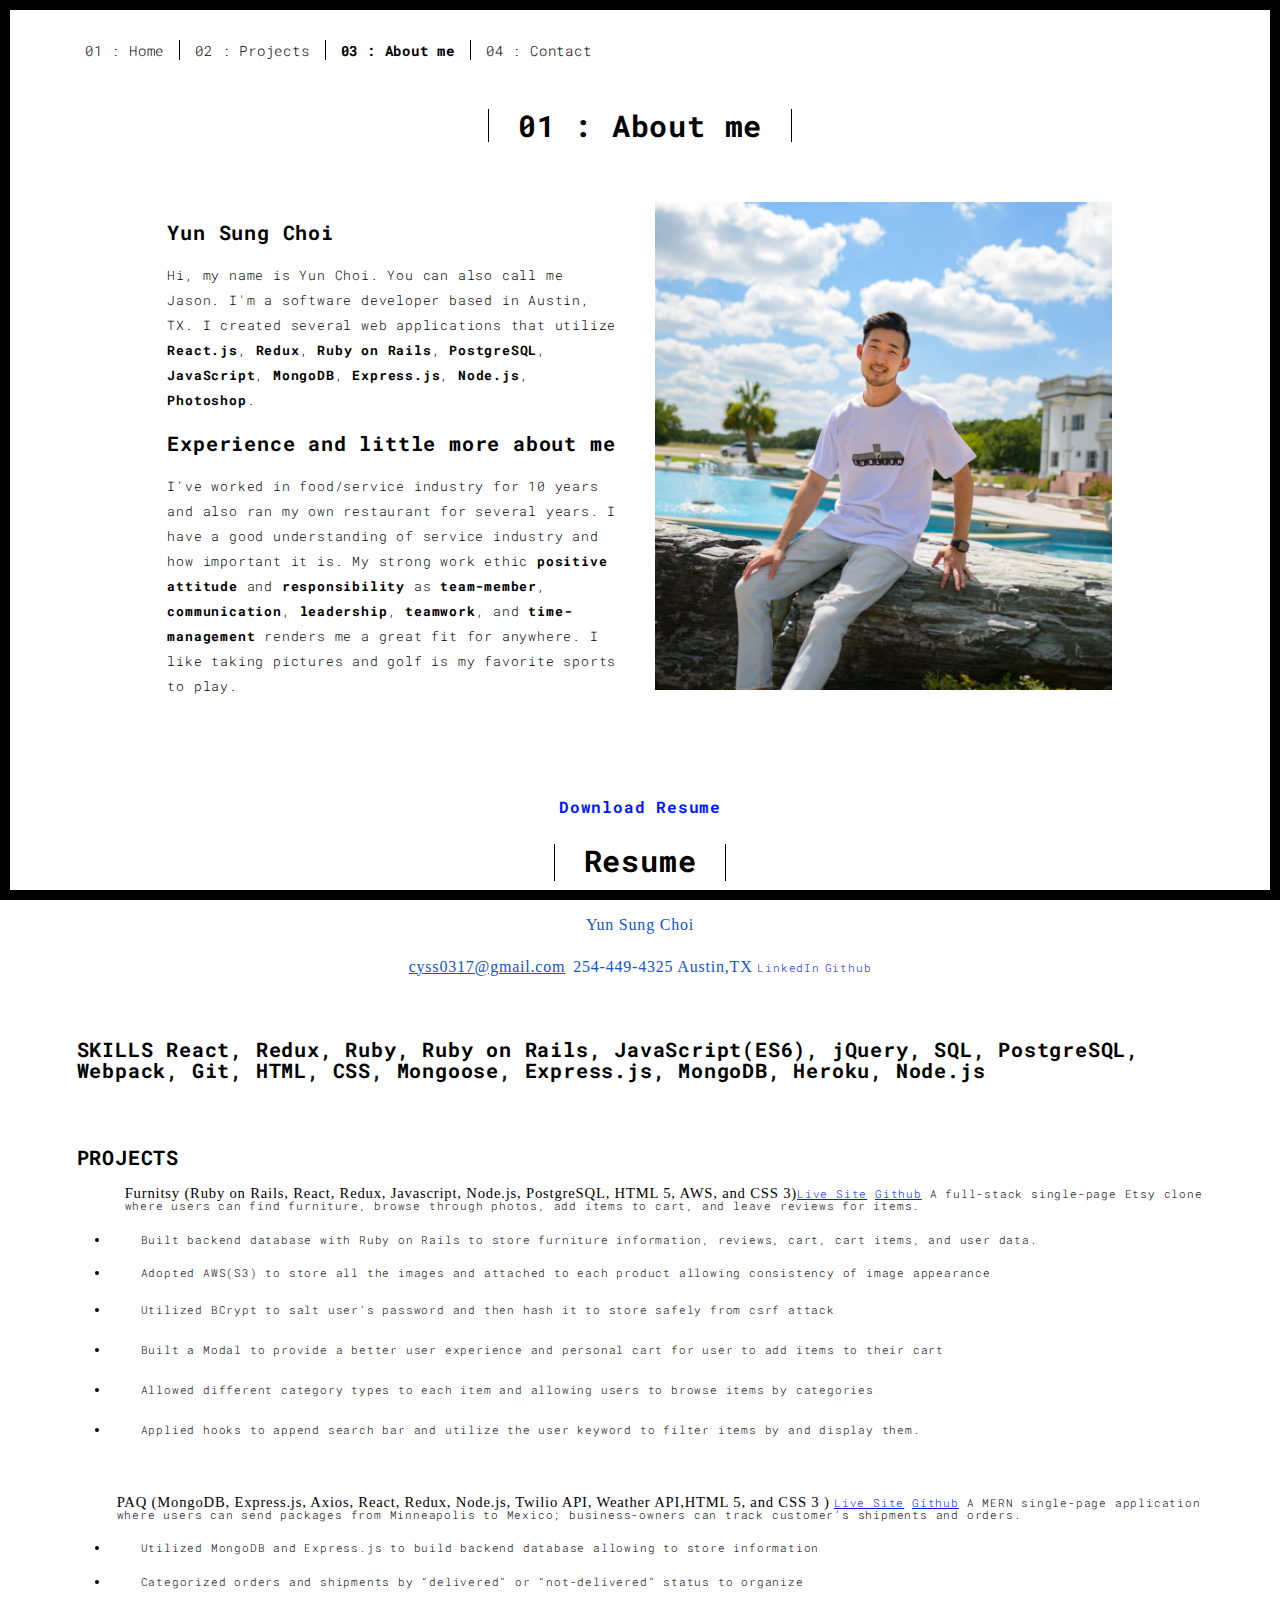
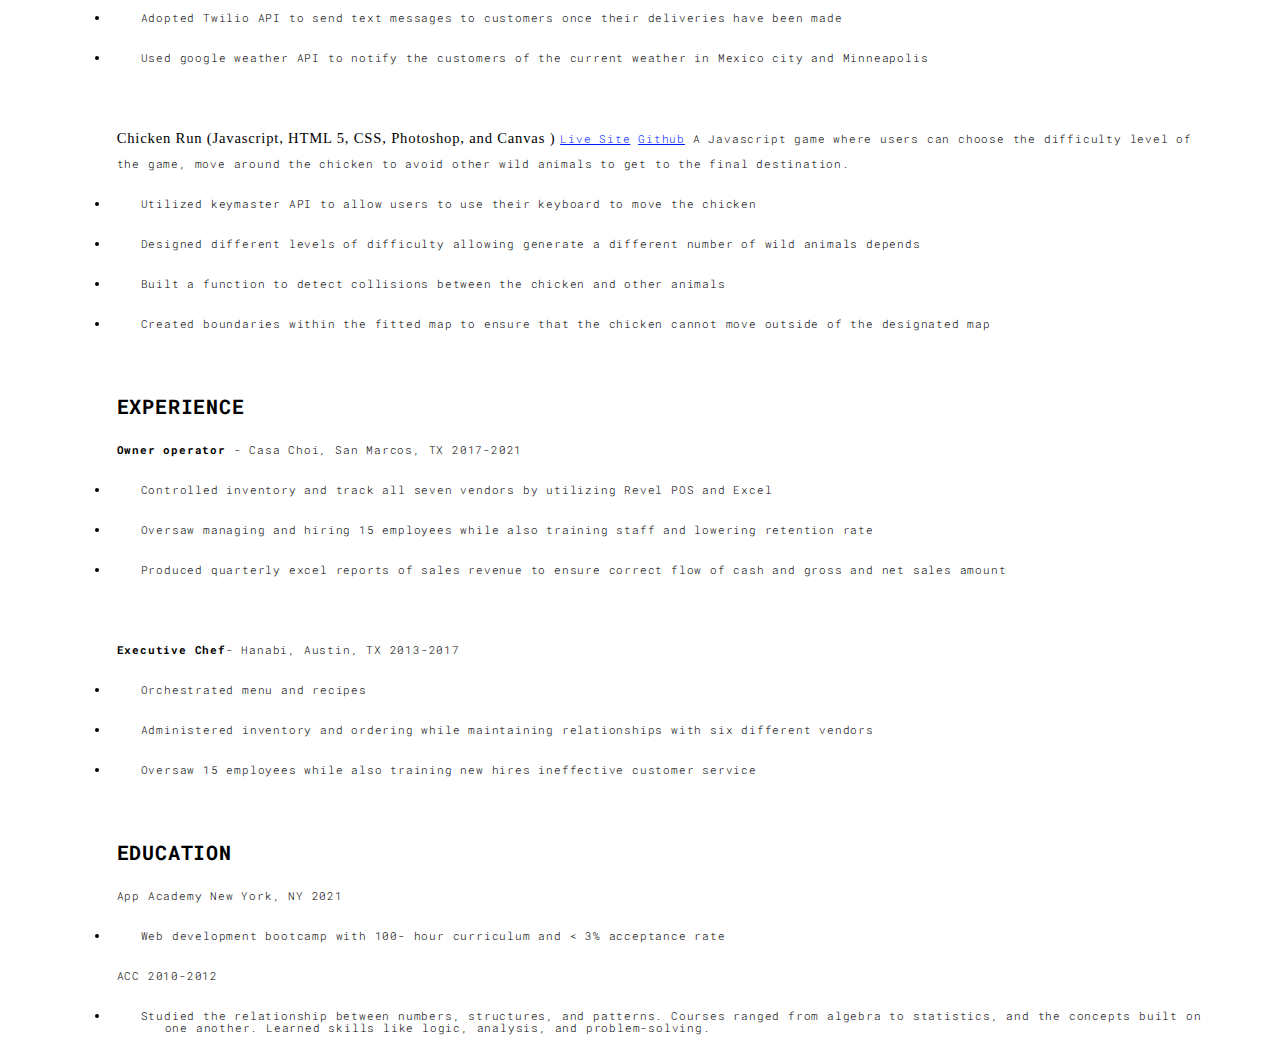
<file: about.html>
<!DOCTYPE html>
<html lang="en">

<head>
  <meta charset="UTF-8">
  <meta content="IE=edge" http-equiv="X-UA-Compatible">
  <meta content="width=device-width,initial-scale=1" name="viewport">
  <meta content="description" name="description">
  <meta name="google" content="notranslate" />
  <meta content="Mashup templates have been developped by Orson.io team" name="author">

  <!-- Disable tap highlight on IE -->
  <meta name="msapplication-tap-highlight" content="no">
  
  <link rel="apple-touch-icon" sizes="180x180" href="./assets/apple-icon-180x180.png">
  <link href="./assets/favicon.ico" rel="icon">

  <title>Yun Sung Choi</title>  

<link href="./main.3f6952e4.css" rel="stylesheet"></head>

<body class="">
<div id="site-border-left"></div>
<div id="site-border-right"></div>
<div id="site-border-top"></div>
<div id="site-border-bottom"></div>
 <!-- Add your content of header -->
<header>
  <nav class="navbar  navbar-fixed-top navbar-default">
    <div class="container">
        <button type="button" class="navbar-toggle collapsed" data-toggle="collapse" data-target="#navbar-collapse" aria-expanded="false">
          <span class="sr-only">Toggle navigation</span>
          <span class="icon-bar"></span>
          <span class="icon-bar"></span>
          <span class="icon-bar"></span>
        </button>

      <div class="collapse navbar-collapse" id="navbar-collapse">
        <ul class="nav navbar-nav ">
          <li><a href="./index.html" title="">01 : Home</a></li>
          <li><a href="./works.html" title="">02 : Projects</a></li>
          <li><a href="./about.html" title="">03 : About me</a></li>
          <li><a href="./contact.html" title="">04 : Contact</a></li>

        </ul>


      </div> 
    </div>
  </nav>
</header>

<div class="section-container">
    <div class="container">
      <div class="row">
        <div class="col-xs-12">
          <div class="section-container-spacer text-center">
            <h1 class="h2">01 : About me</h1>
          </div>
          
          <div class="row">
            <div class="col-md-10 col-md-offset-1">
              <div class="row">
                <div class="col-xs-12 col-md-6">
                  <h3>Yun Sung Choi</h3>
                  <p id="p-tags">Hi, my name is Yun Choi. You can also call me Jason. I'm a software developer based in Austin, TX. 
                    I created several web applications that utilize <strong> React.js</strong>, <strong>Redux</strong>, <strong> Ruby on Rails</strong>, <strong>PostgreSQL</strong>, <strong>JavaScript</strong>, <strong>MongoDB</strong>,
                    <strong>Express.js</strong>, <strong>Node.js</strong>, <strong>Photoshop</strong>.  
                  </p>
                  <h3>Experience and little more about me</h3>
                  <p id="p-tags">I've worked in food/service industry for 10 years and also ran my own restaurant for several years. I have a good understanding
                    of service industry and how important it is. My strong work ethic <strong>positive attitude</strong> and <strong>responsibility</strong>  as <strong>team-member</strong>, <strong>communication</strong>, <strong>leadership</strong>,
                    <strong>teamwork</strong>, and <strong>time-management</strong>  renders me a great fit for anywhere. I like taking pictures and golf is my favorite sports to play.

                  <h4></h4>
        
                    </script>
                  <p>
                </div>
                <div class="col-xs-12 col-md-6">
                  <img src="./assets/Wimberly winery-17.jpg" class="img-responsive" alt="">
                </div>
              </div>
            </div>
            
          </div>
          
          
       </div>
      </div>
    </div>
  </div>


<footer class="footer-container text-center">
  <div class="container">
    <div class="row">
      <a style="font-size: 16px; font-weight: bold;"href="https://github.com/cyss0317/Personal-website/raw/main/assets/Resume-Yun%20Choi.pdf" download>Download Resume</a>
      <div class="col-xs-12">
        <h2 style="padding-top: 3pt;text-indent: 0pt;text-align: center;">Resume</h2><p class="s1" style="padding-left: 63pt;text-indent: 0pt;text-align: center;"><h3
          style="color: #1154CC; font-family:&quot;Times New Roman&quot;, serif; font-style: normal; font-weight: normal; font-size: 12pt;">Yun Sung Choi</h3><span style=" color: #1154CC; font-family:&quot;Times New Roman&quot;, serif; font-style: normal; font-weight: normal; text-decoration: underline; font-size: 12pt;">cyss0317@gmail.com</span> <span
              style=" color: #1154CC; font-family:&quot;Times New Roman&quot;, serif; font-style: normal; font-weight: normal; font-size: 12pt;">254-449-4325  Austin,TX</span><a href="https://github.com/cyss0317?tab=repositories"
              style=" color: #222222; font-family:&quot;Times New Roman&quot;, serif; font-style: normal; font-weight: normal; text-decoration: none; font-size: 12pt;"
              target="_blank"> </a><a href="https://www.linkedin.com/in/yun-sung-choi-936142214/" target="_blank">LinkedIn</a><a href="https://github.com/cyss0317" style=" color: #1154CC; font-family:&quot;Times New Roman&quot;, serif; font-style: normal; font-weight: normal; text-decoration: none; font-size: 12pt;" target="_blank">         </a><a href="https://github.com/cyss0317?tab=repositories" target="_blank">Github</a></p><p style="text-indent: 0pt;text-align: left;"><br/></p><h3 style="padding-left: 5pt;text-indent: 0pt;line-height: 109%;text-align: left;">SKILLS <span class="p">React, Redux, Ruby, Ruby on Rails, JavaScript(ES6), jQuery, SQL, PostgreSQL, Webpack, Git, HTML, CSS, Mongoose,
              Express.js, MongoDB, Heroku, Node.js</span></h3><p style="text-indent: 0pt;text-align: left;"><br/></p><h3 style="padding-left: 5pt;text-indent: 0pt;text-align: left;">PROJECTS</h3><p style="text-indent: 0pt;text-align: left;"><span></span></p><p class="s6" style="padding-left: 41pt;text-indent: 0pt;line-height: 107%;text-align: left;"><a href="https://furnitsy.herokuapp.com" style=" color: black; font-family:&quot;Times New Roman&quot;, serif; font-style: normal; font-weight: normal; text-decoration: none; font-size: 11pt;" target="_blank">Furnitsy (Ruby on Rails, React, Redux, Javascript, Node.js, PostgreSQL, HTML 5, AWS, and CSS 3)</a><a href="https://furnitsy.herokuapp.com" class="s3" target="_blank" style="text-decoration: underline;">Live Site</a> <a href="https://github.com/cyss0317/FullStack_Project_Furnitsy" class="s3" style="text-decoration: underline;" target="_blank">Github</a><span class="s7"> A full-stack single-page Etsy clone where users can find furniture, browse through photos, add items to cart, and leave reviews for items.</span></p><ul id="l1"><li><p style="padding-left: 41pt;text-indent: -18pt;line-height: 107%;text-align: left;">Built backend database with Ruby on Rails to store furniture information, reviews, cart, cart items, and user data.

</p></li><li><p style="padding-left: 41pt;text-indent: -18pt;line-height: 13pt;text-align: left;">Adopted AWS(S3) to store all the images and attached to each product allowing consistency of image appearance
</p></li><li><p style="padding-left: 41pt;text-indent: -18pt;text-align: left;">Utilized BCrypt to salt user’s password and then hash it to store safely from csrf attack
</p></li>
<li><p style="padding-left: 41pt;text-indent: -18pt;text-align: left;">Built a Modal to provide a better user experience and personal cart for user to add items to their cart</p></li>
<li><p style="padding-left: 41pt;text-indent: -18pt;text-align: left;">Allowed different category types to each item and allowing users to browse items by categories</p>
  <li>
    <p style="padding-left: 41pt;text-indent: -18pt;text-align: left;">Applied hooks to append search bar and utilize the
      user keyword to filter items by and display them.</p>
  </li>
  <p style="text-indent: 0pt;text-align: left;"><br/></p><p style="text-indent: 0pt;text-align: left;"><span></span></p><p class="s6" style="padding-left: 5pt;text-indent: 0pt;line-height: 107%;text-align: left;"><a href="https://paq-it-up.herokuapp.com/" style=" color: black; font-family:&quot;Times New Roman&quot;, serif; font-style: normal; font-weight: normal; text-decoration: none; font-size: 11pt;" >PAQ (MongoDB, Express.js, Axios, React, Redux, Node.js, Twilio API, Weather API,HTML 5, and CSS 3 )         </a><a href="https://paq-it-up.herokuapp.com/" style="text-decoration: underline;" class="s3" target="_blank" >Live Site</a> <a href="https://github.com/cyss0317/MERN-Project-PAQ" style="text-decoration: underline;" class="s3" target="_blank">Github</a> <span class="s7">A MERN single-page application where users can send packages from Minneapolis to Mexico; business-owners can track customer’s shipments and orders.</span></p></li><li><p style="padding-left: 41pt;text-indent: -18pt;line-height: 107%;text-align: left;">Utilized MongoDB and Express.js to build backend database allowing to store information
</p></li><li><p style="padding-left: 41pt;text-indent: -18pt;line-height: 13pt;text-align: left;">Categorized orders and shipments by “delivered” or “not-delivered” status to organize</p></li><li><p style="padding-left: 41pt;text-indent: -18pt;text-align: left;">Adopted Twilio API to send text messages to customers once their deliveries have been made
</p></li><li><p style="padding-left: 41pt;text-indent: -18pt;text-align: left;">Used google weather API to notify the customers of the current weather in Mexico city and Minneapolis
</p></li><p style="text-indent: 0pt;text-align: left;"><br/></p><p class="s10" style="padding-left: 5pt;text-indent: 0pt;text-align: left;"><a href="https://cyss0317.github.io/Javascript-Project/"
  style=" color: black; font-family:&quot;Times New Roman&quot;, serif; font-style: normal; font-weight: normal; text-decoration: none; font-size: 11pt;">Chicken Run (Javascript, HTML 5, CSS, Photoshop, and Canvas )</a><a href="https://cyss0317.github.io/Javascript-Project/" style=" color: black; font-family:&quot;Times New Roman&quot;, serif; font-style: normal; font-weight: normal; text-decoration: none; font-size: 12pt;" target="_blank" style="text-decoration: underline;"> </a><a href="https://cyss0317.github.io/Javascript-Project/" class="s3"style="text-decoration: underline;" target="_blank">Live Site</a> <a href="https://github.com/cyss0317/Javascript-Project" class="s3" target="_blank" style="text-decoration: underline;">Github</a> <span class="s7">A Javascript game where users can choose the difficulty level of the game, move around the chicken to avoid other </span><span class="p">wild </span><span class="s7">animals to get to the final destination.</span></p></li><li><p style="padding-left: 41pt;text-indent: -18pt;text-align: left;">Utilized keymaster API to allow users to use their keyboard to move the chicken
</p></li><li><p style="padding-left: 41pt;text-indent: -18pt;text-align: left;">Designed different levels of difficulty allowing generate a different number of wild animals depends</p></li><li><p style="padding-left: 41pt;text-indent: -18pt;text-align: left;">Built a function to detect collisions between the chicken and other animals</p></li><li><p style="padding-left: 41pt;text-indent: -18pt;text-align: left;">Created boundaries within the fitted map to ensure that the chicken cannot move outside of the designated map</p><p style="text-indent: 0pt;text-align: left;"><br/></p><h3 style="padding-left: 5pt;text-indent: 0pt;text-align: left;">EXPERIENCE</h3><p class="s12" style="padding-left: 5pt;text-indent: 0pt;text-align: left;"><span style="font-weight: bold;">Owner operator</span>  - Casa Choi,  San Marcos, TX                                                                                           2017-2021</p></li><li><p style="padding-left: 41pt;text-indent: -18pt;text-align: left;">Controlled inventory and track all seven vendors by utilizing Revel POS and Excel</p></li><li><p style="padding-left: 41pt;text-indent: -18pt;text-align: left;">Oversaw managing and hiring 15 employees while also training staff and lowering retention rate</p></li><li><p style="padding-left: 41pt;text-indent: -18pt;text-align: left;">Produced quarterly excel reports of sales revenue to ensure correct flow of cash and gross and net sales amount</p><p style="text-indent: 0pt;text-align: left;"><br/></p><p class="s12" style="padding-left: 5pt;text-indent: 0pt;text-align: left;"><span style="font-weight: bold;">Executive Chef</span>- Hanabi,   Austin, TX                                                                                                         2013-2017</p></li><li><p style="padding-left: 41pt;text-indent: -18pt;text-align: left;">Orchestrated menu and recipes</p></li><li><p style="padding-left: 41pt;text-indent: -18pt;text-align: left;">Administered inventory and ordering while maintaining relationships with six different vendors</p></li><li><p style="padding-left: 41pt;text-indent: -18pt;text-align: left;">Oversaw 15 employees while also training new hires ineffective customer service</p><p style="text-indent: 0pt;text-align: left;"><br/></p><h3 style="padding-left: 5pt;text-indent: 0pt;text-align: left;">EDUCATION</h3><p class="s12" style="padding-left: 5pt;text-indent: 0pt;text-align: left;">App Academy New York, NY                                                              2021</p></li><li><p style="padding-left: 41pt;text-indent: -18pt;text-align: left;">Web development bootcamp with 100- hour curriculum and &lt; 3% acceptance rate</p><p class="s12" style="padding-left: 5pt;text-indent: 0pt;text-align: left;">ACC                                                                                                                                                          2010-2012</p></li><li><p style="padding-left: 41pt;text-indent: -18pt;line-height: 107%;text-align: left;">Studied the relationship between numbers, structures, and patterns. Courses ranged from algebra to statistics, and the concepts built on one another. Learned skills like logic, analysis, and problem-solving.</p></li></ul></body></html>


      </div>
    </div>
  </div>

    <div class="container">
      <div class="row">
      
      </div>
    </div>

</footer>

<script>
  document.addEventListener("DOMContentLoaded", function (event) {
     navActivePage();
  });
</script>

<!-- Google Analytics: change UA-XXXXX-X to be your site's ID 

<script>
  (function (i, s, o, g, r, a, m) {
    i['GoogleAnalyticsObject'] = r; i[r] = i[r] || function () {
      (i[r].q = i[r].q || []).push(arguments)
    }, i[r].l = 1 * new Date(); a = s.createElement(o),
      m = s.getElementsByTagName(o)[0]; a.async = 1; a.src = g; m.parentNode.insertBefore(a, m)
  })(window, document, 'script', '//www.google-analytics.com/analytics.js', 'ga');
  ga('create', 'UA-XXXXX-X', 'auto');
  ga('send', 'pageview');
</script>

--> <script type="text/javascript" src="./main.70a66962.js"></script></body>

</html>
</file>
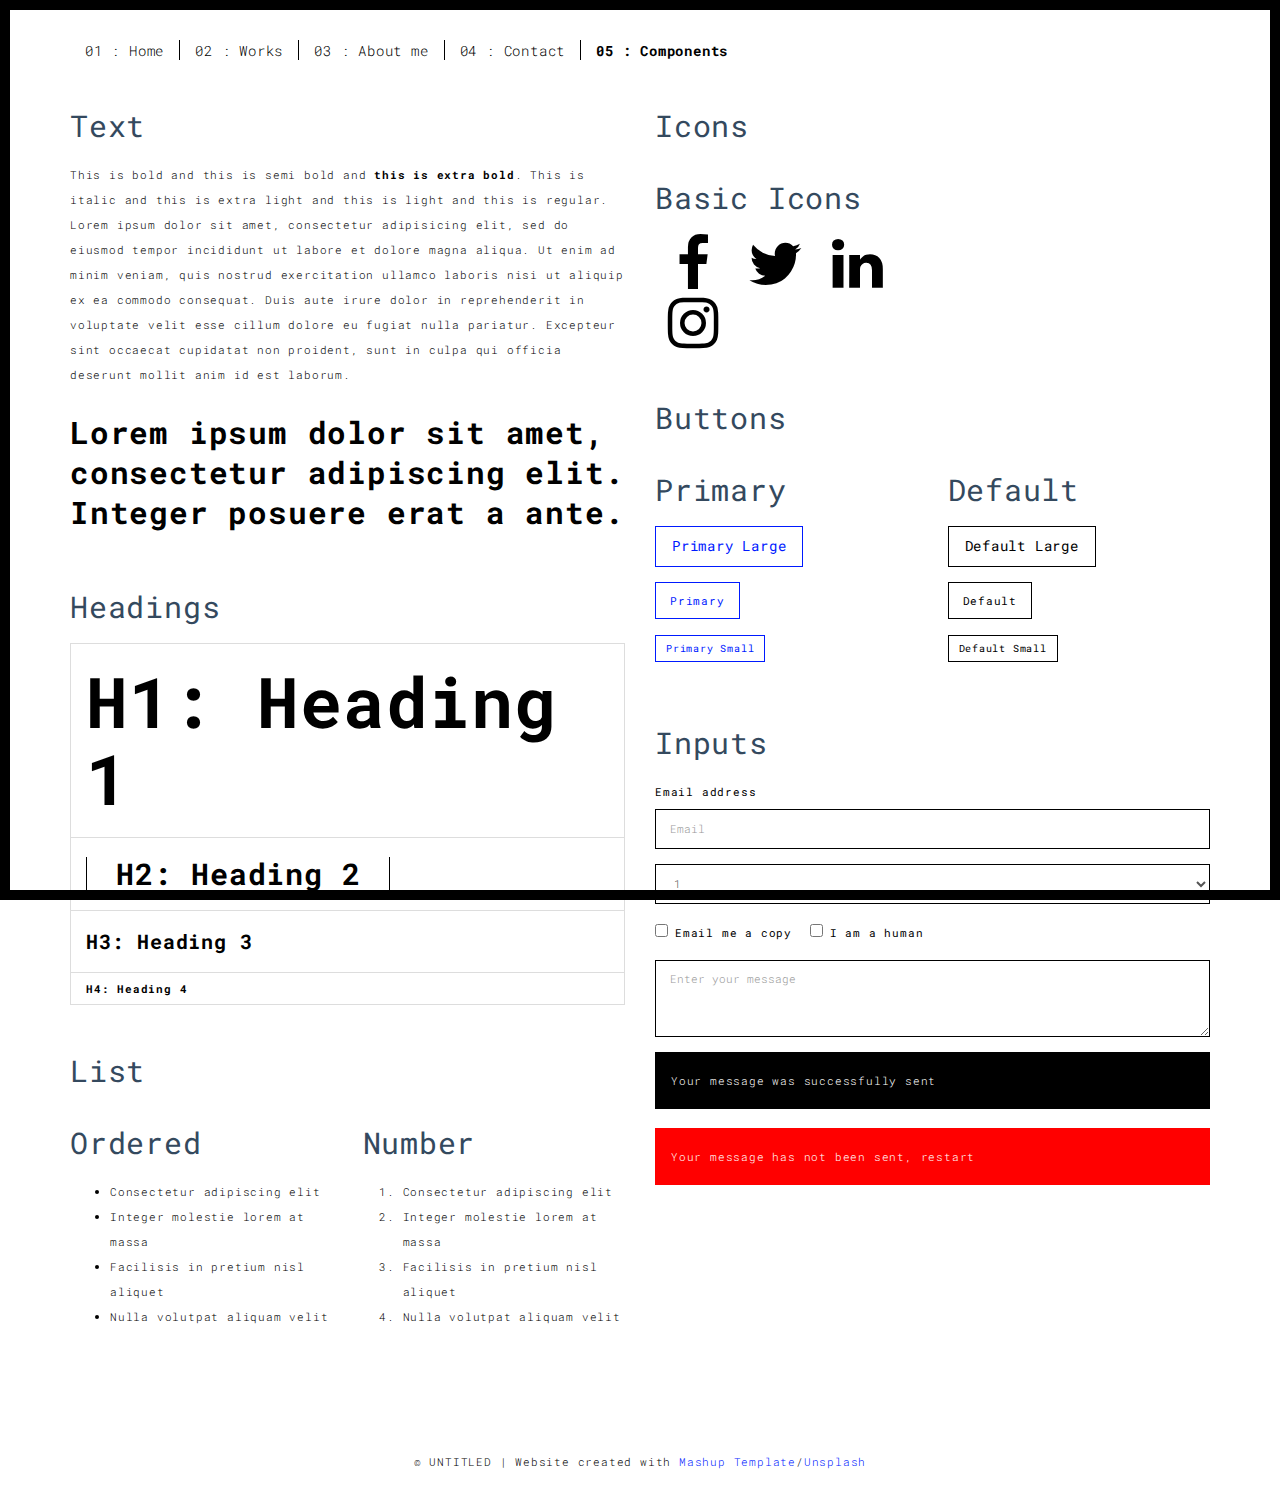
<file: components.html>
<!DOCTYPE html>
<html lang="en">

<head>
  <meta charset="UTF-8">
  <meta content="IE=edge" http-equiv="X-UA-Compatible">
  <meta content="width=device-width,initial-scale=1" name="viewport">
  <meta content="description" name="description">
  <meta name="google" content="notranslate" />
  <meta content="Mashup templates have been developped by Orson.io team" name="author">

  <!-- Disable tap highlight on IE -->
  <meta name="msapplication-tap-highlight" content="no">
  
  <link rel="apple-touch-icon" sizes="180x180" href="./assets/apple-icon-180x180.png">
  <link href="./assets/favicon.ico" rel="icon">

  <title>Title page</title>  

<link href="./main.3f6952e4.css" rel="stylesheet"></head>

<body class="">
<div id="site-border-left"></div>
<div id="site-border-right"></div>
<div id="site-border-top"></div>
<div id="site-border-bottom"></div>
 <!-- Add your content of header -->
<header>
  <nav class="navbar  navbar-fixed-top navbar-default">
    <div class="container">
        <button type="button" class="navbar-toggle collapsed" data-toggle="collapse" data-target="#navbar-collapse" aria-expanded="false">
          <span class="sr-only">Toggle navigation</span>
          <span class="icon-bar"></span>
          <span class="icon-bar"></span>
          <span class="icon-bar"></span>
        </button>

      <div class="collapse navbar-collapse" id="navbar-collapse">
        <ul class="nav navbar-nav ">
          <li><a href="./index.html" title="">01 : Home</a></li>
          <li><a href="./works.html" title="">02 : Works</a></li>
          <li><a href="./about.html" title="">03 : About me</a></li>
          <li><a href="./contact.html" title="">04 : Contact</a></li>
          <li><a href="./components.html" title="">05 : Components</a></li>
        </ul>


      </div> 
    </div>
  </nav>
</header>

<div class="section-container">
  
<!-- Add your site or app content here -->
  <div class="container">
    <div class="row">
      <div class="col-xs-12 col-md-6">

        <div class="template-example">
          <h2 class="template-title-example">Text</h2>
          <p>This is bold and this is semi bold and <b>this is extra bold</b>. This is italic and this is extra light and this is light
          and this is regular. Lorem ipsum dolor sit amet, consectetur adipisicing elit, sed do eiusmod
          tempor incididunt ut labore et dolore magna aliqua. Ut enim ad minim veniam,
          quis nostrud exercitation ullamco laboris nisi ut aliquip ex ea commodo
          consequat. Duis aute irure dolor in reprehenderit in voluptate velit esse
          cillum dolore eu fugiat nulla pariatur. Excepteur sint occaecat cupidatat non
          proident, sunt in culpa qui officia deserunt mollit anim id est laborum.

          <blockquote>
            <p>Lorem ipsum dolor sit amet, consectetur adipiscing elit. Integer posuere erat a ante.</p>
          </blockquote>
          
          </p>
        </div>

        <div class="template-example">
          <h2 class="template-title-example">Headings</h2>
          
          <table class="table table-bordered">
            <tr><td><h1>H1: Heading 1</h1></td></tr>
            <tr><td><h2>H2: Heading 2</h2></td></tr>
            <tr><td><h3>H3: Heading 3</h3></td></tr>
            <tr><td><h4>H4: Heading 4</h4></td></tr>
          </table>
          
        </div>

        
        <div class="template-example">
          <h2 class="template-title-example">List</h2>
          <div class="row">
            <div class="col-md-6">
              <h3 class="template-title-example">Ordered</h3>
              <ul>
                <li>Consectetur adipiscing elit</li>
                <li>Integer molestie lorem at massa</li>
                <li>Facilisis in pretium nisl aliquet</li>
                <li>Nulla volutpat aliquam velit</li>
              </ul>
            </div>
            <div class="col-md-6">
              <h3 class="template-title-example">Number</h3>
              <ol>
                <li>Consectetur adipiscing elit</li>
                <li>Integer molestie lorem at massa</li>
                <li>Facilisis in pretium nisl aliquet</li>
                <li>Nulla volutpat aliquam velit</li>
              </ol>
            </div>
          </div>
        </div>
        
      </div>

      <div class="col-xs-12 col-md-6">
        <div class="template-example">
          <h2 class="template-title-example">Icons</h2>
          
          <div class="row">
            
            <div class="col-md-6">
               <h3 class="template-title-example">Basic Icons</h2>
                <ul class="list-icons">
                  <li>
                    <span class="fa-icon">
                      <i class="fa fa-facebook"></i>
                    </span>
                  </li>
                  <li>
                    <span class="fa-icon">
                      <i class="fa fa-twitter"></i>
                    </span>
                  </li>
                  <li>
                    <span class="fa-icon">
                      <i class="fa fa-linkedin"></i>
                    </span>
                  </li>
                  <li>
                    <span class="fa-icon">
                      <i class="fa fa-instagram"></i>
                    </span>
                  </li>
                </ul>
            </div>

          </div>


          


        </div>

        <div class="template-example">
          <h2 class="template-title-example">Buttons</h2>
          <div class="row">
            <div class="col-md-6">
              <h3 class="template-title-example">Primary</h2>
              <div class="row">
                  <div class="col-md-6">
                  <p><a href="" class="btn btn-primary btn-lg">Primary Large</a></p>
                  <p><a href="" class="btn btn-primary">Primary </a></p>
                  <p><a href="" class="btn btn-primary btn-sm">Primary Small</a></p>
                </div>
              </div>

              
            </div>

            <div class="col-md-6">
              <h3 class="template-title-example">Default</h2>
              <div class="row">
                  <div class="col-md-6">
                  <p><a href="" class="btn btn-default btn-lg">Default Large</a></p>
                  <p><a href="" class="btn btn-default">Default </a></p>
                  <p><a href="" class="btn btn-default btn-sm">Default Small</a></p>
                </div>
              </div>

            </div>
          </div>
        </div>
        
        <div class="template-example">
          <h2 class="template-title-example">Inputs</h2>

            <div class="form-group">
              <label for="exampleInputEmail1">Email address</label>
              <input type="email" class="form-control" id="exampleInputEmail1" placeholder="Email">
            </div>

            <div class="form-group">
              <select class="form-control">
                <option>1</option>
                <option>2</option>
                <option>3</option>
                <option>4</option>
                <option>5</option>
              </select>
            </div>

            <div class="form-group">
              <label class="checkbox-inline">
                <input 
                type="checkbox" id="inlineCheckbox1" value="option1"> Email me a copy
              </label>
              <label class="checkbox-inline">
                <input type="checkbox" id="inlineCheckbox2" value="option2"> I am a human
              </label>
            </div>

            <div class="form-group">
              <textarea class="form-control" rows="3" placeholder="Enter your message"></textarea>
            </div>
            
            <div class="alert alert-success" role="alert">Your message was successfully sent</div>
            <div class="alert alert-danger" role="alert">Your message has not been sent, restart</div>
        </div>




      </div>
    </div>
  </div>
</div>

<footer class="footer-container text-center">
  <div class="container">
    <div class="row">
      <div class="col-xs-12">
        <p>© UNTITLED | Website created with <a href="http://www.mashup-template.com/" title="Create website with free html template">Mashup Template</a>/<a href="https://www.unsplash.com/" title="Beautiful Free Images">Unsplash</a></p>
      </div>
    </div>
  </div>
</footer>

<script>
  document.addEventListener("DOMContentLoaded", function (event) {
     navActivePage();
  });
</script>

<!-- Google Analytics: change UA-XXXXX-X to be your site's ID 

<script>
  (function (i, s, o, g, r, a, m) {
    i['GoogleAnalyticsObject'] = r; i[r] = i[r] || function () {
      (i[r].q = i[r].q || []).push(arguments)
    }, i[r].l = 1 * new Date(); a = s.createElement(o),
      m = s.getElementsByTagName(o)[0]; a.async = 1; a.src = g; m.parentNode.insertBefore(a, m)
  })(window, document, 'script', '//www.google-analytics.com/analytics.js', 'ga');
  ga('create', 'UA-XXXXX-X', 'auto');
  ga('send', 'pageview');
</script>

--> <script type="text/javascript" src="./main.70a66962.js"></script></body>

</html>
</file>
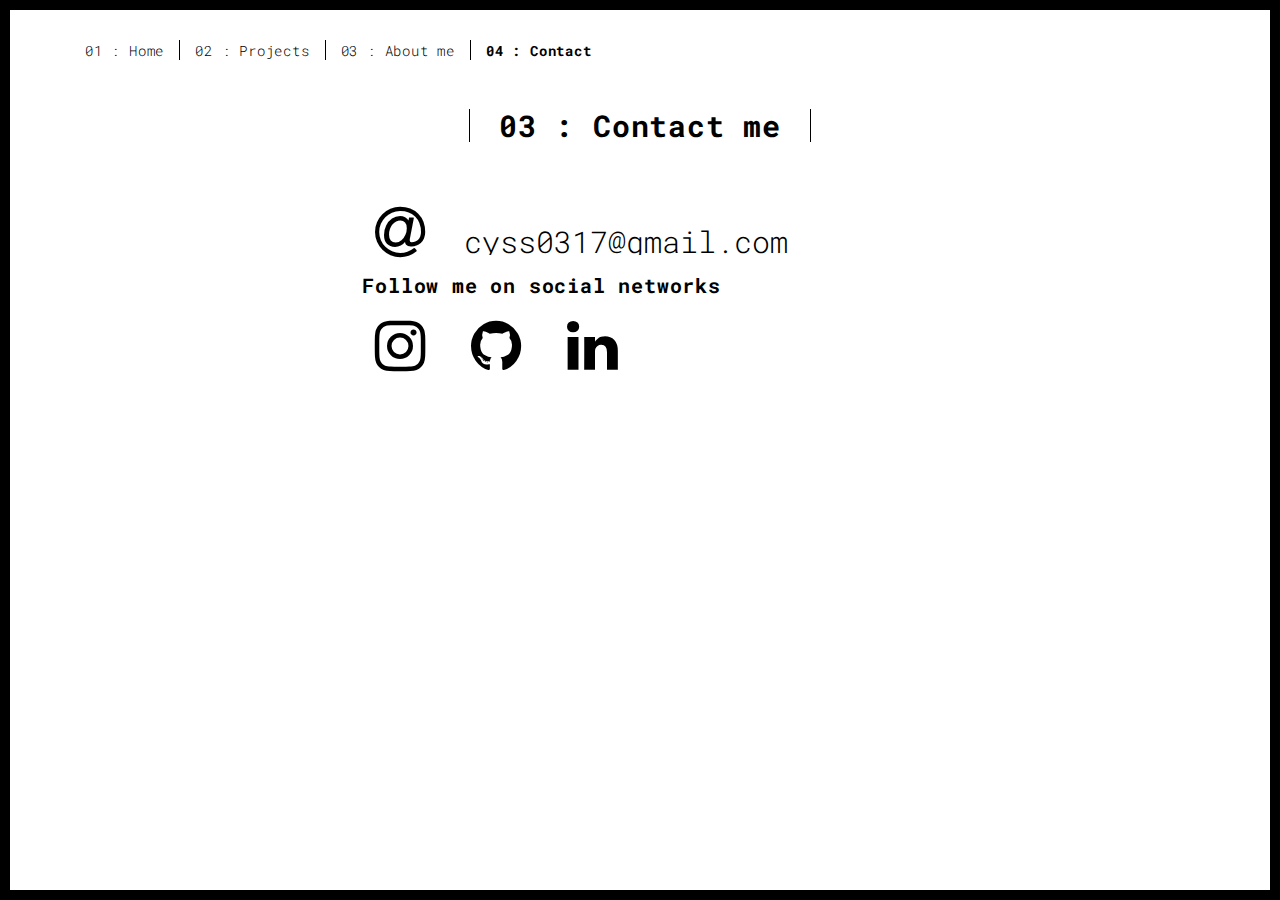
<file: contact.html>
<!DOCTYPE html>
<html lang="en">

<head>
  <meta charset="UTF-8">
  <meta content="IE=edge" http-equiv="X-UA-Compatible">
  <meta content="width=device-width,initial-scale=1" name="viewport">
  <meta content="description" name="description">
  <meta name="google" content="notranslate" />
  <meta content="Mashup templates have been developped by Orson.io team" name="author">

  <!-- Disable tap highlight on IE -->
  <meta name="msapplication-tap-highlight" content="no">
  
  <link rel="apple-touch-icon" sizes="180x180" href="./assets/apple-icon-180x180.png">
  <link href="./assets/favicon.ico" rel="icon">

  <title>Yun Sung Choi</title>  

<link href="./main.3f6952e4.css" rel="stylesheet"></head>

<body class="">
<div id="site-border-left"></div>
<div id="site-border-right"></div>
<div id="site-border-top"></div>
<div id="site-border-bottom"></div>
 <!-- Add your content of header -->
<header>
  <nav class="navbar  navbar-fixed-top navbar-default">
    <div class="container">
        <button type="button" class="navbar-toggle collapsed" data-toggle="collapse" data-target="#navbar-collapse" aria-expanded="false">
          <span class="sr-only">Toggle navigation</span>
          <span class="icon-bar"></span>
          <span class="icon-bar"></span>
          <span class="icon-bar"></span>
        </button>

      <div class="collapse navbar-collapse" id="navbar-collapse">
        <ul class="nav navbar-nav ">
          <li><a href="./index.html" title="">01 : Home</a></li>
          <li><a href="./works.html" title="">02 : Projects</a></li>
          <li><a href="./about.html" title="">03 : About me</a></li>
          <li><a href="./contact.html" title="">04 : Contact</a></li>

        </ul>


      </div> 
    </div>
  </nav>
</header>

<div class="section-container">
    <div class="container">
      <div class="row">
        <div class="col-xs-12">
          <div class="section-container-spacer text-center">
            <h1 class="h2">03 : Contact me</h1>
          </div>
          
          <div class="row">
            <div class="col-md-10 col-md-offset-1">
               <form action="" class="reveal-content">
                  <div class="row">
                    <!-- <div class="col-md-7">
                      <div class="form-group">
                        <input type="email" class="form-control" id="email" placeholder="Email">
                      </div>
                      <div class="form-group">
                        <input type="text" class="form-control" id="subject" placeholder="Subject">
                      </div>
                      <div class="form-group">
                        <textarea class="form-control" rows="5" placeholder="Enter your message"></textarea>
                      </div>
                      <button type="submit" class="btn btn-default btn-lg">Send</button>
                    </div> -->
                    <div class="col-md-5 address-container">
                      <ul class="list-unstyled">
                        <!-- <li>
                          <span class="fa-icon">
                            <i class="fa fa-phone" aria-hidden="true"></i>
                          </span>
                          + 33 9 07 45 12 65
                        </li>
                        <li> -->
                          <span class="fa-icon">
                            <i class="fa fa-at" aria-hidden="true"></i>
                          </span>

                          <form action="mailto:cyss0317@gmail.com" method="POST" encType="text/plain">
                            <input class='submit_to_email' type="submit" value="cyss0317@gmail.com" />
                          </form>
                        </li>
                      </ul>
                      <h3>Follow me on social networks</h3>
                      <a href="http://www.facebook.com" title="" class="fa-icon">
                        <i class="fa fa-instagram"></i>
                      </a>
                      <a href="https://github.com/cyss0317" title="" class="fa-icon">
                        <i class="fa fa-github"></i>
                      </a>
                      <a href="https://www.linkedin.com/in/yun-sung-choi-936142214/" title="" class="fa-icon">
                        <i class="fa fa-linkedin"></i>
                      </a>

                    </div>
                  </div>
                </form>
            </div>

          </div>
         
       </div>
      </div>
    </div>
  </div>


<footer class="footer-container text-center">
  <div class="container">
    <div class="row">
    </div>
  </div>
</footer>

<script>
  document.addEventListener("DOMContentLoaded", function (event) {
     navActivePage();
  });
</script>

<!-- Google Analytics: change UA-XXXXX-X to be your site's ID 

<script>
  (function (i, s, o, g, r, a, m) {
    i['GoogleAnalyticsObject'] = r; i[r] = i[r] || function () {
      (i[r].q = i[r].q || []).push(arguments)
    }, i[r].l = 1 * new Date(); a = s.createElement(o),
      m = s.getElementsByTagName(o)[0]; a.async = 1; a.src = g; m.parentNode.insertBefore(a, m)
  })(window, document, 'script', '//www.google-analytics.com/analytics.js', 'ga');
  ga('create', 'UA-XXXXX-X', 'auto');
  ga('send', 'pageview');
</script>

--> <script type="text/javascript" src="./main.70a66962.js"></script></body>

</html>
</file>
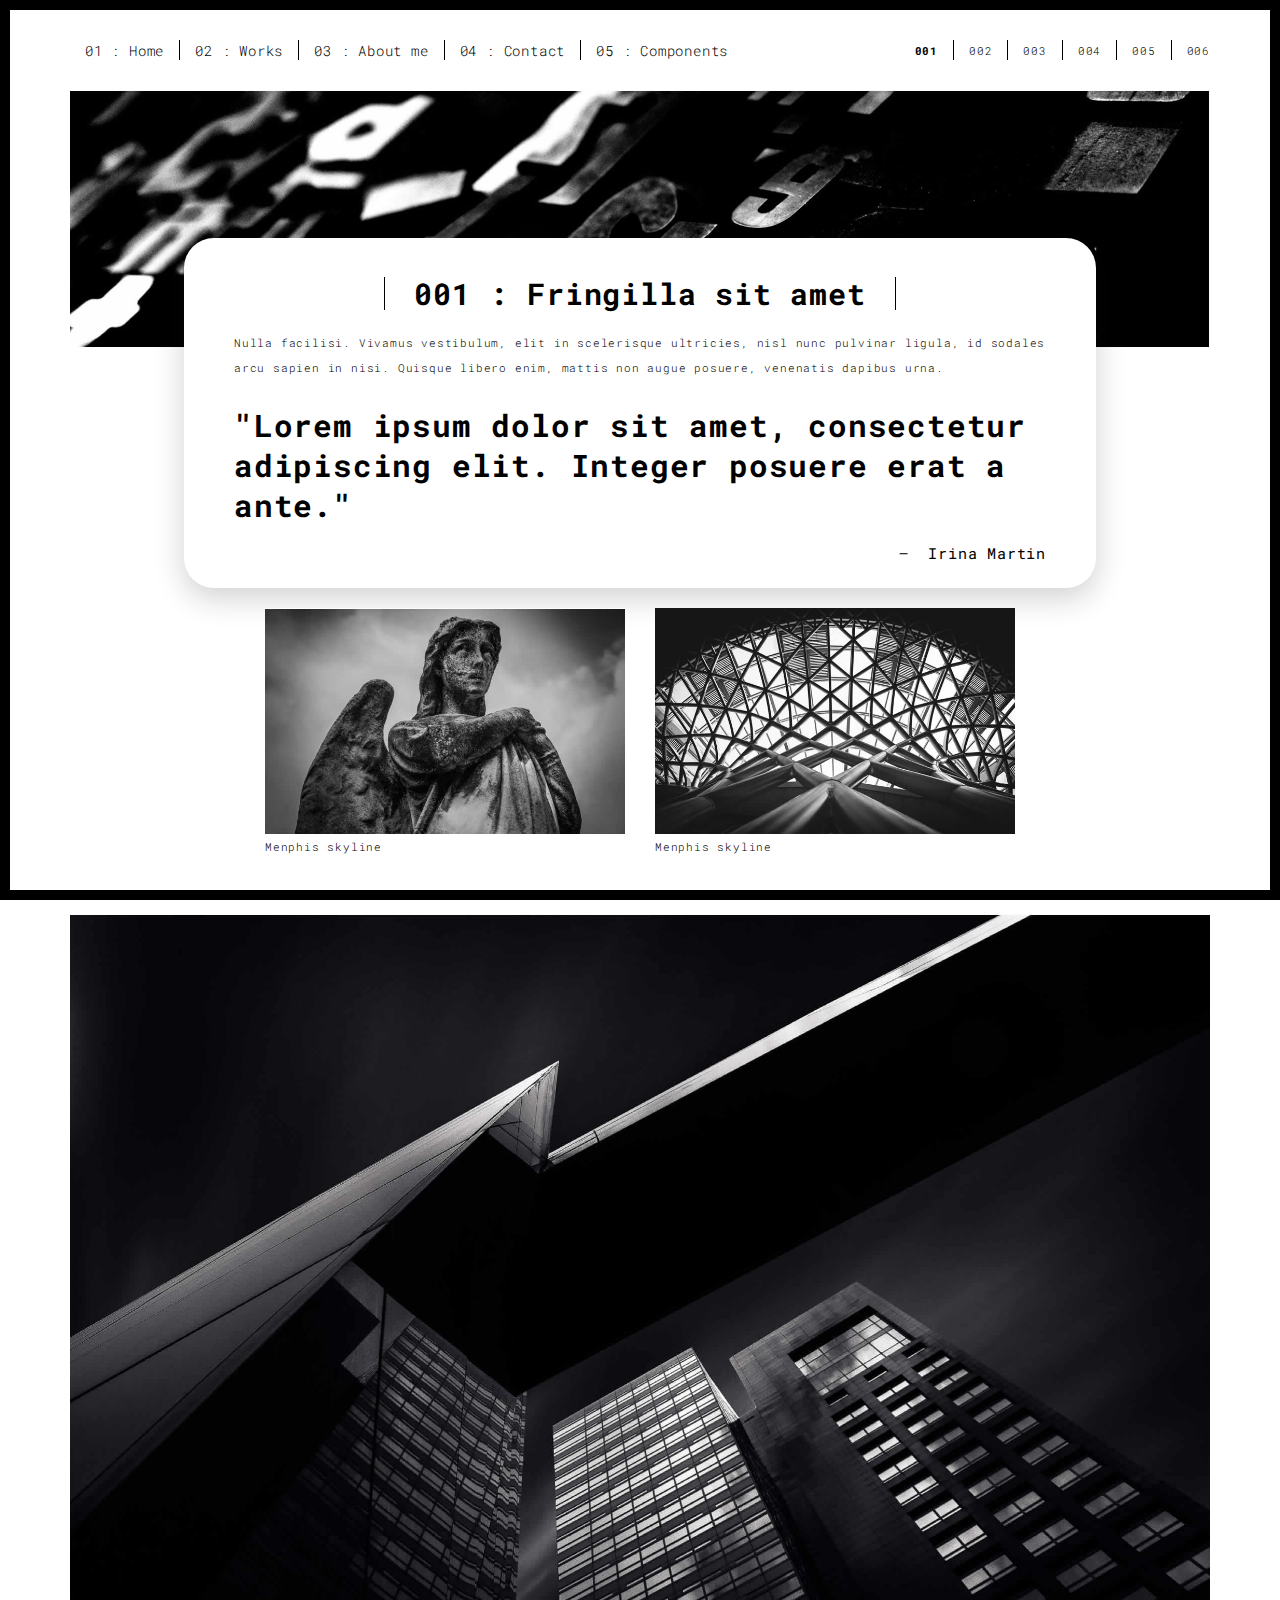
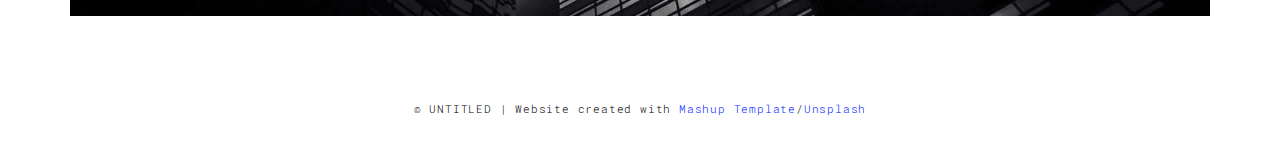
<file: work.html>
<!DOCTYPE html>
<html lang="en">

<head>
  <meta charset="UTF-8">
  <meta content="IE=edge" http-equiv="X-UA-Compatible">
  <meta content="width=device-width,initial-scale=1" name="viewport">
  <meta content="description" name="description">
  <meta name="google" content="notranslate" />
  <meta content="Mashup templates have been developped by Orson.io team" name="author">

  <!-- Disable tap highlight on IE -->
  <meta name="msapplication-tap-highlight" content="no">
  
  <link rel="apple-touch-icon" sizes="180x180" href="./assets/apple-icon-180x180.png">
  <link href="./assets/favicon.ico" rel="icon">

  <title>Title page</title>  

<link href="./main.3f6952e4.css" rel="stylesheet"></head>

<body class="">
<div id="site-border-left"></div>
<div id="site-border-right"></div>
<div id="site-border-top"></div>
<div id="site-border-bottom"></div>
<!-- Add your content of header -->
<header>
  <nav class="navbar  navbar-fixed-top navbar-default">
    <div class="container">
        <button type="button" class="navbar-toggle collapsed" data-toggle="collapse" data-target="#navbar-collapse" aria-expanded="false">
          <span class="sr-only">Toggle navigation</span>
          <span class="icon-bar"></span>
          <span class="icon-bar"></span>
          <span class="icon-bar"></span>
        </button>

      <div class="collapse navbar-collapse" id="navbar-collapse">
        <ul class="nav navbar-nav ">
          <li><a href="./index.html" title="">01 : Home</a></li>
          <li><a href="./works.html" title="">02 : Works</a></li>
          <li><a href="./about.html" title="">03 : About me</a></li>
          <li><a href="./contact.html" title="">04 : Contact</a></li>
          <li><a href="./components.html" title="">05 : Components</a></li>
        </ul>


          <ul class="nav navbar-nav navbar-right navbar-small visible-md visible-lg">
            <li><a href="./index.html" title="" class="active">001</a></li>
            <li><a href="./index.html" title="">002</a></li>
            <li><a href="./index.html" title="">003</a></li>
            <li><a href="./index.html" title="">004</a></li>
            <li><a href="./index.html" title="">005</a></li>
            <li><a href="./index.html" title="">006</a></li>
          </ul>


      </div> 
    </div>
  </nav>
</header>
<div class="section-container">
  <div class="container">
    <div class="row">
      <div class="col-xs-12">
        <img src="./assets/images/work001-01.jpg" class="img-responsive" alt="">
        <div class="card-container">
          <div class="text-center">
            <h1 class="h2">001 : Fringilla sit amet</h1>
          </div>
          <p>Nulla facilisi. Vivamus vestibulum, elit in scelerisque ultricies, nisl nunc pulvinar ligula, id sodales arcu sapien in nisi. Quisque libero enim, mattis non augue posuere, venenatis dapibus urna.</p>

          <blockquote>
            <p>"Lorem ipsum dolor sit amet, consectetur adipiscing elit. Integer posuere erat a ante."</p>
            <small class="pull-right">Irina Martin</small>
          </blockquote>
        </div>
      </div>

      
      
      <div class="col-md-8 col-md-offset-2 section-container-spacer">
        <div class="row">
          <div class="col-xs-12 col-md-6">
            <img src="./assets/images/work001-02.jpg" class="img-responsive" alt="">
            <p>Menphis skyline</p>
          </div>
          <div class="col-xs-12 col-md-6">
            <img src="./assets/images/work001-03.jpg" class="img-responsive" alt="">
            <p>Menphis skyline</p>
          </div>
        </div>
      </div>

      <div class="col-xs-12">
        <img src="./assets/images/work001-04.jpg" class="img-responsive" alt="">
      </div>

    </div>
  </div>
</div>


<footer class="footer-container text-center">
  <div class="container">
    <div class="row">
      <div class="col-xs-12">
        <p>© UNTITLED | Website created with <a href="http://www.mashup-template.com/" title="Create website with free html template">Mashup Template</a>/<a href="https://www.unsplash.com/" title="Beautiful Free Images">Unsplash</a></p>
      </div>
    </div>
  </div>
</footer>

<script>
  document.addEventListener("DOMContentLoaded", function (event) {
     navActivePage();
  });
</script>

<!-- Google Analytics: change UA-XXXXX-X to be your site's ID 

<script>
  (function (i, s, o, g, r, a, m) {
    i['GoogleAnalyticsObject'] = r; i[r] = i[r] || function () {
      (i[r].q = i[r].q || []).push(arguments)
    }, i[r].l = 1 * new Date(); a = s.createElement(o),
      m = s.getElementsByTagName(o)[0]; a.async = 1; a.src = g; m.parentNode.insertBefore(a, m)
  })(window, document, 'script', '//www.google-analytics.com/analytics.js', 'ga');
  ga('create', 'UA-XXXXX-X', 'auto');
  ga('send', 'pageview');
</script>

--> <script type="text/javascript" src="./main.70a66962.js"></script></body>

</html>
</file>
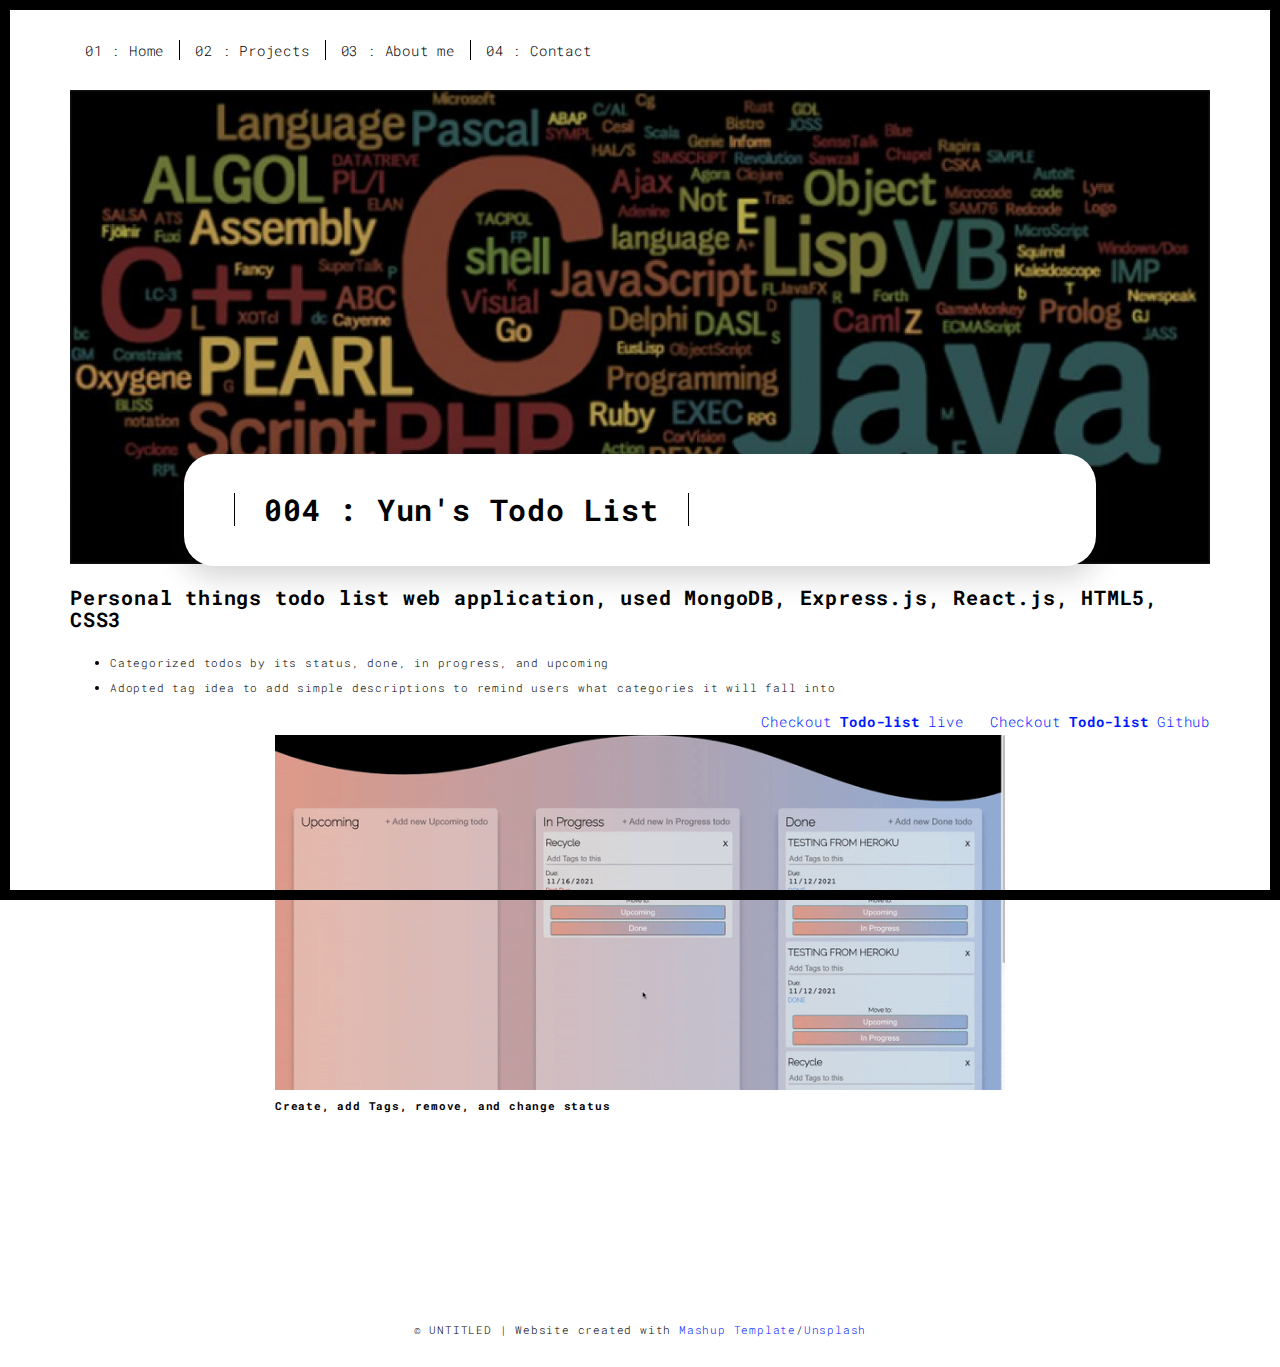
<file: yuns-todo-list-copy.html>
<!DOCTYPE html>
<html lang="en">

<head>
    <meta charset="UTF-8">
    <meta content="IE=edge" http-equiv="X-UA-Compatible">
    <meta content="width=device-width,initial-scale=1" name="viewport">
    <meta content="description" name="description">
    <meta name="google" content="notranslate" />
    <meta content="Mashup templates have been developped by Orson.io team" name="author">

    <!-- Disable tap highlight on IE -->
    <meta name="msapplication-tap-highlight" content="no">

    <link rel="apple-touch-icon" sizes="180x180" href="./assets/apple-icon-180x180.png">
    <link href="./assets/favicon.ico" rel="icon">

    <title>Yun Sung Choi</title>

    <link href="./main.3f6952e4.css" rel="stylesheet">
</head>

<body class="">
    <div id="site-border-left"></div>
    <div id="site-border-right"></div>
    <div id="site-border-top"></div>
    <div id="site-border-bottom"></div>
    <!-- Add your content of header -->
    <header>
        <nav class="navbar  navbar-fixed-top navbar-default">
            <div class="container">
                <button type="button" class="navbar-toggle collapsed" data-toggle="collapse"
                    data-target="#navbar-collapse" aria-expanded="false">
                    <span class="sr-only">Toggle navigation</span>
                    <span class="icon-bar"></span>
                    <span class="icon-bar"></span>
                    <span class="icon-bar"></span>
                </button>

                <div class="collapse navbar-collapse" id="navbar-collapse">
                    <ul class="nav navbar-nav ">
                        <li><a href="./index.html" title="">01 : Home</a></li>
                        <li><a href="./works.html" title="">02 : Projects</a></li>
                        <li><a href="./about.html" title="">03 : About me</a></li>
                        <li><a href="./contact.html" title="">04 : Contact</a></li>

                    </ul>

                    
                </div>
            </div>
        </nav>
    </header>
    <div class="section-container">
        <div class="container">
            <div class="row">
                <div class="col-xs-12">
                    <img src="./assets/Languages background.jpeg" class="img-responsive" alt="">
                    <div class="card-container">
                        <!-- <div class="text-center"> -->
                            <h1 class="h2">004 : Yun's Todo List </h1>
                        </div>
                        <h3>Personal things todo list web application, used MongoDB, Express.js, React.js, HTML5, CSS3</h3>


                        <!-- <blockquote> -->
                        <ul>
                            <li>Categorized todos by its status, done, in progress, and upcoming  </li>
                            <li>Adopted tag idea to add simple descriptions to remind users what categories it will fall into</li>
                        </ul>
                        <a class="pull-right" target="_blank" href="https://github.com/cyss0317/Todo-list" style="font-size: 13.5px;">Checkout
                            <strong>Todo-list</strong> Github</a>
                        <a class="pull-right" target="_blank" href="https://yuns-todo-list.herokuapp.com/"
                            style="font-size: 13.5px;">Checkout <strong>Todo-list</strong> live &nbsp;&nbsp;</a>
                        </blockquote>
                    </div>
                </div>



                <div class="col-md-8 col-md-offset-2 section-container-spacer">
                    <div class="row">
                        <div class="col-xs-12 ">
                            <!-- <div class="col-xs-12 col-md-12"> -->
                            <img src="./assets/Todo-list2.gif" class="img-responsive" alt="">
                            <h4> Create, add Tags, remove, and change status</h4>
                            <br>
                        </div>
                        <div class="col-xs-12 ">
                            <!-- <div class="col-xs-12 col-md-6"> -->
                            <!-- <img src="./assets/show product , review, cart .gif" class="img-responsive" alt=""> -->
                            <!-- <h4>Browsing</h4> -->
                            <br>
                        </div>
                        <div class="col-xs-12 ">
                            <!-- <div class="col-xs-12 col-md-6"> -->
                            <!-- <img src="./assets/search bar.gif" class="img-responsive" alt=""> -->
                            <!-- <h4>Search</h4> -->
                            <br>
                        </div>
                    </div>
                </div>


            </div>
        </div>
    </div>


    <footer class="footer-container text-center">
        <div class="container">
            <div class="row">
                <div class="col-xs-12">
                    <p>© UNTITLED | Website created with <a href="http://www.mashup-template.com/"
                            title="Create website with free html template">Mashup Template</a>/<a
                            href="https://www.unsplash.com/" title="Beautiful Free Images">Unsplash</a></p>
                </div>
            </div>
        </div>
    </footer>

    <script>
        document.addEventListener("DOMContentLoaded", function (event) {
            navActivePage();
        });
    </script>

    <!-- Google Analytics: change UA-XXXXX-X to be your site's ID 

<script>
  (function (i, s, o, g, r, a, m) {
    i['GoogleAnalyticsObject'] = r; i[r] = i[r] || function () {
      (i[r].q = i[r].q || []).push(arguments)
    }, i[r].l = 1 * new Date(); a = s.createElement(o),
      m = s.getElementsByTagName(o)[0]; a.async = 1; a.src = g; m.parentNode.insertBefore(a, m)
  })(window, document, 'script', '//www.google-analytics.com/analytics.js', 'ga');
  ga('create', 'UA-XXXXX-X', 'auto');
  ga('send', 'pageview');
</script>

-->
    <script type="text/javascript" src="./main.70a66962.js"></script>
</body>

</html>
</file>
<file: main.3f6952e4.css>
@import url(https://fonts.googleapis.com/css?family=Roboto:900|Roboto+Mono:300,400,700);@import url(https://maxcdn.bootstrapcdn.com/font-awesome/4.7.0/css/font-awesome.min.css);/*!
 * Bootstrap v3.3.7 (http://getbootstrap.com)
 * Copyright 2011-2016 Twitter, Inc.
 * Licensed under MIT (https://github.com/twbs/bootstrap/blob/master/LICENSE)
 */
/*! normalize.css v3.0.3 | MIT License | github.com/necolas/normalize.css */html{font-family:sans-serif;-ms-text-size-adjust:100%;-webkit-text-size-adjust:100%}body{margin:0}article,aside,details,figcaption,figure,footer,header,hgroup,main,menu,nav,section,summary{display:block}audio,canvas,progress,video{display:inline-block;vertical-align:baseline}audio:not([controls]){display:none;height:0}[hidden],template{display:none}a{background-color:transparent}a:active,a:hover{outline:0}abbr[title]{border-bottom:1px dotted}b,strong{font-weight:700}dfn{font-style:italic}h1{font-size:2em;margin:.67em 0}mark{background:#ff0;color:#000}small{font-size:80%}sub,sup{font-size:75%;line-height:0;position:relative;vertical-align:baseline}sup{top:-.5em}sub{bottom:-.25em}img{border:0}svg:not(:root){overflow:hidden}figure{margin:1em 40px}hr{box-sizing:content-box;height:0}pre{overflow:auto}code,kbd,pre,samp{font-family:monospace,monospace;font-size:1em}button,input,optgroup,select,textarea{color:inherit;font:inherit;margin:0}button{overflow:visible}button,select{text-transform:none}button,html input[type=button],input[type=reset],input[type=submit]{-webkit-appearance:button;cursor:pointer}button[disabled],html input[disabled]{cursor:default}button::-moz-focus-inner,input::-moz-focus-inner{border:0;padding:0}input{line-height:normal}input[type=checkbox],input[type=radio]{box-sizing:border-box;padding:0}input[type=number]::-webkit-inner-spin-button,input[type=number]::-webkit-outer-spin-button{height:auto}input[type=search]{-webkit-appearance:textfield;box-sizing:content-box}input[type=search]::-webkit-search-cancel-button,input[type=search]::-webkit-search-decoration{-webkit-appearance:none}fieldset{border:1px solid silver;margin:0 2px;padding:.35em .625em .75em}textarea{overflow:auto}optgroup{font-weight:700}table{border-collapse:collapse;border-spacing:0}td,th{padding:0}

/*! Source: https://github.com/h5bp/html5-boilerplate/blob/master/src/css/main.css */@media print{*,:after,:before{background:transparent!important;color:#000!important;box-shadow:none!important;text-shadow:none!important}a,a:visited{text-decoration:underline}a[href]:after{content:" (" attr(href) ")"}abbr[title]:after{content:" (" attr(title) ")"}a[href^="#"]:after,a[href^="javascript:"]:after{content:""}blockquote,pre{border:1px solid #999;page-break-inside:avoid}thead{display:table-header-group}img,tr{page-break-inside:avoid}img{max-width:100%!important}h2,h3,p{orphans:3;widows:3}h2,h3{page-break-after:avoid}.navbar{display:none}.btn>.caret,.dropup>.btn>.caret{border-top-color:#000!important}.label{border:1px solid #000}.table{border-collapse:collapse!important}.table td,.table th{background-color:#fff!important}.table-bordered td,.table-bordered th{border:1px solid #ddd!important}}*,:after,:before{-webkit-box-sizing:border-box;-moz-box-sizing:border-box;box-sizing:border-box}html{font-size:10px;-webkit-tap-highlight-color:transparent}body{font-family:Roboto Mono,Helvetica,Arial,sans-serif;font-size:11px;line-height:1.78;color:#000;background-color:#fff}button,input,select,textarea{font-family:inherit;font-size:inherit;line-height:inherit}a{color:#001aff;text-decoration:none}a:focus,a:hover{color:#0012b3;text-decoration:underline}a:focus{outline:5px auto -webkit-focus-ring-color;outline-offset:-2px}figure{margin:0}img{vertical-align:middle}.img-responsive{display:block;max-width:100%;height:auto}.img-rounded{border-radius:0}.img-thumbnail{padding:4px;line-height:1.78;background-color:#fff;border:1px solid #ddd;border-radius:0;-webkit-transition:all .2s ease-in-out;-o-transition:all .2s ease-in-out;transition:all .2s ease-in-out;display:inline-block;max-width:100%;height:auto}.img-circle{border-radius:50%}hr{margin-top:19px;margin-bottom:19px;border:0;border-top:1px solid #eee}.sr-only{position:absolute;width:1px;height:1px;margin:-1px;padding:0;overflow:hidden;clip:rect(0,0,0,0);border:0}.sr-only-focusable:active,.sr-only-focusable:focus{position:static;width:auto;height:auto;margin:0;overflow:visible;clip:auto}[role=button]{cursor:pointer}.h1,.h2,.h3,.h4,.h5,.h6,h1,h2,h3,h4,h5,h6{font-family:Roboto Mono,Helvetica,Arial,sans-serif;font-weight:700;line-height:1.1;color:#000}.h1 .small,.h1 small,.h2 .small,.h2 small,.h3 .small,.h3 small,.h4 .small,.h4 small,.h5 .small,.h5 small,.h6 .small,.h6 small,h1 .small,h1 small,h2 .small,h2 small,h3 .small,h3 small,h4 .small,h4 small,h5 .small,h5 small,h6 .small,h6 small{font-weight:400;line-height:1;color:#777}.h1,.h2,.h3,h1,h2,h3{margin-top:19px;margin-bottom:9.5px}.h1 .small,.h1 small,.h2 .small,.h2 small,.h3 .small,.h3 small,h1 .small,h1 small,h2 .small,h2 small,h3 .small,h3 small{font-size:65%}.h4,.h5,.h6,h4,h5,h6{margin-top:9.5px;margin-bottom:9.5px}.h4 .small,.h4 small,.h5 .small,.h5 small,.h6 .small,.h6 small,h4 .small,h4 small,h5 .small,h5 small,h6 .small,h6 small{font-size:75%}.h1,h1{font-size:70px}.h2,h2{font-size:30px}.h3,h3{font-size:20px}.h4,.h5,h4,h5{font-size:11px}.h6,h6{font-size:10px}p{margin:0 0 9.5px}.lead{margin-bottom:19px;font-size:12px;font-weight:300;line-height:1.4}@media (min-width:768px){.lead{font-size:16.5px}}.small,small{font-size:90%}.mark,mark{background-color:#fcf8e3;padding:.2em}.text-left{text-align:left}.text-right{text-align:right}.text-center{text-align:center}.text-justify{text-align:justify}.text-nowrap{white-space:nowrap}.text-lowercase{text-transform:lowercase}.initialism,.text-uppercase{text-transform:uppercase}.text-capitalize{text-transform:capitalize}.text-muted{color:#777}.text-primary{color:#001aff}a.text-primary:focus,a.text-primary:hover{color:#0015cc}.text-success{color:#fff}a.text-success:focus,a.text-success:hover{color:#e6e6e6}.text-info{color:#31708f}a.text-info:focus,a.text-info:hover{color:#245269}.text-warning{color:#8a6d3b}a.text-warning:focus,a.text-warning:hover{color:#66512c}.text-danger{color:#fff}a.text-danger:focus,a.text-danger:hover{color:#e6e6e6}.bg-primary{color:#fff;background-color:#001aff}a.bg-primary:focus,a.bg-primary:hover{background-color:#0015cc}.bg-success,a.bg-success:focus,a.bg-success:hover{background-color:#000}.bg-info{background-color:#d9edf7}a.bg-info:focus,a.bg-info:hover{background-color:#afd9ee}.bg-warning{background-color:#fcf8e3}a.bg-warning:focus,a.bg-warning:hover{background-color:#f7ecb5}.bg-danger{background-color:red}a.bg-danger:focus,a.bg-danger:hover{background-color:#c00}.page-header{padding-bottom:8.5px;margin:38px 0 19px;border-bottom:1px solid #eee}ol,ul{margin-top:0;margin-bottom:9.5px}ol ol,ol ul,ul ol,ul ul{margin-bottom:0}.list-inline,.list-unstyled{padding-left:0;list-style:none}.list-inline{margin-left:-5px}.list-inline>li{display:inline-block;padding-left:5px;padding-right:5px}dl{margin-top:0;margin-bottom:19px}dd,dt{line-height:1.78}dt{font-weight:700}dd{margin-left:0}.dl-horizontal dd:after,.dl-horizontal dd:before{content:" ";display:table}.dl-horizontal dd:after{clear:both}@media (min-width:768px){.dl-horizontal dt{float:left;width:160px;clear:left;text-align:right;overflow:hidden;text-overflow:ellipsis;white-space:nowrap}.dl-horizontal dd{margin-left:180px}}abbr[data-original-title],abbr[title]{cursor:help;border-bottom:1px dotted #777}.initialism{font-size:90%}blockquote{padding:9.5px 19px;margin:0 0 19px;font-size:13.75px;border-left:5px solid #eee}blockquote ol:last-child,blockquote p:last-child,blockquote ul:last-child{margin-bottom:0}blockquote .small,blockquote footer,blockquote small{display:block;font-size:80%;line-height:1.78;color:#777}blockquote .small:before,blockquote footer:before,blockquote small:before{content:"\2014   \A0"}.blockquote-reverse,blockquote.pull-right{padding-right:15px;padding-left:0;border-right:5px solid #eee;border-left:0;text-align:right}.blockquote-reverse .small:before,.blockquote-reverse footer:before,.blockquote-reverse small:before,blockquote.pull-right .small:before,blockquote.pull-right footer:before,blockquote.pull-right small:before{content:""}.blockquote-reverse .small:after,.blockquote-reverse footer:after,.blockquote-reverse small:after,blockquote.pull-right .small:after,blockquote.pull-right footer:after,blockquote.pull-right small:after{content:"\A0   \2014"}address{margin-bottom:19px;font-style:normal;line-height:1.78}code,kbd,pre,samp{font-family:Menlo,Monaco,Consolas,Courier New,monospace}code{color:#c7254e;background-color:#f9f2f4}code,kbd{padding:2px 4px;font-size:90%;border-radius:0}kbd{color:#fff;background-color:#333;box-shadow:inset 0 -1px 0 rgba(0,0,0,.25)}kbd kbd{padding:0;font-size:100%;font-weight:700;box-shadow:none}pre{display:block;padding:9px;margin:0 0 9.5px;font-size:10px;line-height:1.78;word-break:break-all;word-wrap:break-word;color:#333;background-color:#f5f5f5;border:1px solid #ccc;border-radius:0}pre code{padding:0;font-size:inherit;color:inherit;white-space:pre-wrap;background-color:transparent;border-radius:0}.pre-scrollable{max-height:340px;overflow-y:scroll}.container{margin-right:auto;margin-left:auto;padding-left:15px;padding-right:15px}.container:after,.container:before{content:" ";display:table}.container:after{clear:both}@media (min-width:768px){.container{width:750px}}@media (min-width:992px){.container{width:970px}}@media (min-width:1200px){.container{width:1170px}}.container-fluid{margin-right:auto;margin-left:auto;padding-left:15px;padding-right:15px}.container-fluid:after,.container-fluid:before{content:" ";display:table}.container-fluid:after{clear:both}.row{margin-left:-15px;margin-right:-15px}.row:after,.row:before{content:" ";display:table}.row:after{clear:both}.col-lg-1,.col-lg-2,.col-lg-3,.col-lg-4,.col-lg-5,.col-lg-6,.col-lg-7,.col-lg-8,.col-lg-9,.col-lg-10,.col-lg-11,.col-lg-12,.col-md-1,.col-md-2,.col-md-3,.col-md-4,.col-md-5,.col-md-6,.col-md-7,.col-md-8,.col-md-9,.col-md-10,.col-md-11,.col-md-12,.col-sm-1,.col-sm-2,.col-sm-3,.col-sm-4,.col-sm-5,.col-sm-6,.col-sm-7,.col-sm-8,.col-sm-9,.col-sm-10,.col-sm-11,.col-sm-12,.col-xs-1,.col-xs-2,.col-xs-3,.col-xs-4,.col-xs-5,.col-xs-6,.col-xs-7,.col-xs-8,.col-xs-9,.col-xs-10,.col-xs-11,.col-xs-12{position:relative;min-height:1px;padding-left:15px;padding-right:15px}.col-xs-1,.col-xs-2,.col-xs-3,.col-xs-4,.col-xs-5,.col-xs-6,.col-xs-7,.col-xs-8,.col-xs-9,.col-xs-10,.col-xs-11,.col-xs-12{float:left}.col-xs-1{width:8.33333%}.col-xs-2{width:16.66667%}.col-xs-3{width:25%}.col-xs-4{width:33.33333%}.col-xs-5{width:41.66667%}.col-xs-6{width:50%}.col-xs-7{width:58.33333%}.col-xs-8{width:66.66667%}.col-xs-9{width:75%}.col-xs-10{width:83.33333%}.col-xs-11{width:91.66667%}.col-xs-12{width:100%}.col-xs-pull-0{right:auto}.col-xs-pull-1{right:8.33333%}.col-xs-pull-2{right:16.66667%}.col-xs-pull-3{right:25%}.col-xs-pull-4{right:33.33333%}.col-xs-pull-5{right:41.66667%}.col-xs-pull-6{right:50%}.col-xs-pull-7{right:58.33333%}.col-xs-pull-8{right:66.66667%}.col-xs-pull-9{right:75%}.col-xs-pull-10{right:83.33333%}.col-xs-pull-11{right:91.66667%}.col-xs-pull-12{right:100%}.col-xs-push-0{left:auto}.col-xs-push-1{left:8.33333%}.col-xs-push-2{left:16.66667%}.col-xs-push-3{left:25%}.col-xs-push-4{left:33.33333%}.col-xs-push-5{left:41.66667%}.col-xs-push-6{left:50%}.col-xs-push-7{left:58.33333%}.col-xs-push-8{left:66.66667%}.col-xs-push-9{left:75%}.col-xs-push-10{left:83.33333%}.col-xs-push-11{left:91.66667%}.col-xs-push-12{left:100%}.col-xs-offset-0{margin-left:0}.col-xs-offset-1{margin-left:8.33333%}.col-xs-offset-2{margin-left:16.66667%}.col-xs-offset-3{margin-left:25%}.col-xs-offset-4{margin-left:33.33333%}.col-xs-offset-5{margin-left:41.66667%}.col-xs-offset-6{margin-left:50%}.col-xs-offset-7{margin-left:58.33333%}.col-xs-offset-8{margin-left:66.66667%}.col-xs-offset-9{margin-left:75%}.col-xs-offset-10{margin-left:83.33333%}.col-xs-offset-11{margin-left:91.66667%}.col-xs-offset-12{margin-left:100%}@media (min-width:768px){.col-sm-1,.col-sm-2,.col-sm-3,.col-sm-4,.col-sm-5,.col-sm-6,.col-sm-7,.col-sm-8,.col-sm-9,.col-sm-10,.col-sm-11,.col-sm-12{float:left}.col-sm-1{width:8.33333%}.col-sm-2{width:16.66667%}.col-sm-3{width:25%}.col-sm-4{width:33.33333%}.col-sm-5{width:41.66667%}.col-sm-6{width:50%}.col-sm-7{width:58.33333%}.col-sm-8{width:66.66667%}.col-sm-9{width:75%}.col-sm-10{width:83.33333%}.col-sm-11{width:91.66667%}.col-sm-12{width:100%}.col-sm-pull-0{right:auto}.col-sm-pull-1{right:8.33333%}.col-sm-pull-2{right:16.66667%}.col-sm-pull-3{right:25%}.col-sm-pull-4{right:33.33333%}.col-sm-pull-5{right:41.66667%}.col-sm-pull-6{right:50%}.col-sm-pull-7{right:58.33333%}.col-sm-pull-8{right:66.66667%}.col-sm-pull-9{right:75%}.col-sm-pull-10{right:83.33333%}.col-sm-pull-11{right:91.66667%}.col-sm-pull-12{right:100%}.col-sm-push-0{left:auto}.col-sm-push-1{left:8.33333%}.col-sm-push-2{left:16.66667%}.col-sm-push-3{left:25%}.col-sm-push-4{left:33.33333%}.col-sm-push-5{left:41.66667%}.col-sm-push-6{left:50%}.col-sm-push-7{left:58.33333%}.col-sm-push-8{left:66.66667%}.col-sm-push-9{left:75%}.col-sm-push-10{left:83.33333%}.col-sm-push-11{left:91.66667%}.col-sm-push-12{left:100%}.col-sm-offset-0{margin-left:0}.col-sm-offset-1{margin-left:8.33333%}.col-sm-offset-2{margin-left:16.66667%}.col-sm-offset-3{margin-left:25%}.col-sm-offset-4{margin-left:33.33333%}.col-sm-offset-5{margin-left:41.66667%}.col-sm-offset-6{margin-left:50%}.col-sm-offset-7{margin-left:58.33333%}.col-sm-offset-8{margin-left:66.66667%}.col-sm-offset-9{margin-left:75%}.col-sm-offset-10{margin-left:83.33333%}.col-sm-offset-11{margin-left:91.66667%}.col-sm-offset-12{margin-left:100%}}@media (min-width:992px){.col-md-1,.col-md-2,.col-md-3,.col-md-4,.col-md-5,.col-md-6,.col-md-7,.col-md-8,.col-md-9,.col-md-10,.col-md-11,.col-md-12{float:left}.col-md-1{width:8.33333%}.col-md-2{width:16.66667%}.col-md-3{width:25%}.col-md-4{width:33.33333%}.col-md-5{width:67.66667%; position:relative; right:-20%; font-size:30px;}.col-md-6{width:50%}.col-md-7{width:58.33333%}.col-md-8{width:66.66667%}.col-md-9{width:75%}.col-md-10{width:83.33333%}.col-md-11{width:91.66667%}.col-md-12{width:100%}.col-md-pull-0{right:auto}.col-md-pull-1{right:8.33333%}.col-md-pull-2{right:16.66667%}.col-md-pull-3{right:25%}.col-md-pull-4{right:33.33333%}.col-md-pull-5{right:41.66667%}.col-md-pull-6{right:50%}.col-md-pull-7{right:58.33333%}.col-md-pull-8{right:66.66667%}.col-md-pull-9{right:75%}.col-md-pull-10{right:83.33333%}.col-md-pull-11{right:91.66667%}.col-md-pull-12{right:100%}.col-md-push-0{left:auto}.col-md-push-1{left:8.33333%}.col-md-push-2{left:16.66667%}.col-md-push-3{left:25%}.col-md-push-4{left:33.33333%}.col-md-push-5{left:41.66667%}.col-md-push-6{left:50%}.col-md-push-7{left:58.33333%}.col-md-push-8{left:66.66667%}.col-md-push-9{left:75%}.col-md-push-10{left:83.33333%}.col-md-push-11{left:91.66667%}.col-md-push-12{left:100%}.col-md-offset-0{margin-left:0}.col-md-offset-1{margin-left:8.33333%}.col-md-offset-2{margin-left:16.66667%}.col-md-offset-3{margin-left:25%}.col-md-offset-4{margin-left:33.33333%}.col-md-offset-5{margin-left:41.66667%}.col-md-offset-6{margin-left:50%}.col-md-offset-7{margin-left:58.33333%}.col-md-offset-8{margin-left:66.66667%}.col-md-offset-9{margin-left:75%}.col-md-offset-10{margin-left:83.33333%}.col-md-offset-11{margin-left:91.66667%}.col-md-offset-12{margin-left:100%}}@media (min-width:1200px){.col-lg-1,.col-lg-2,.col-lg-3,.col-lg-4,.col-lg-5,.col-lg-6,.col-lg-7,.col-lg-8,.col-lg-9,.col-lg-10,.col-lg-11,.col-lg-12{float:left}.col-lg-1{width:8.33333%}.col-lg-2{width:16.66667%}.col-lg-3{width:25%}.col-lg-4{width:33.33333%}.col-lg-5{width:41.66667%}.col-lg-6{width:50%}.col-lg-7{width:58.33333%}.col-lg-8{width:66.66667%}.col-lg-9{width:75%}.col-lg-10{width:83.33333%}.col-lg-11{width:91.66667%}.col-lg-12{width:100%}.col-lg-pull-0{right:auto}.col-lg-pull-1{right:8.33333%}.col-lg-pull-2{right:16.66667%}.col-lg-pull-3{right:25%}.col-lg-pull-4{right:33.33333%}.col-lg-pull-5{right:41.66667%}.col-lg-pull-6{right:50%}.col-lg-pull-7{right:58.33333%}.col-lg-pull-8{right:66.66667%}.col-lg-pull-9{right:75%}.col-lg-pull-10{right:83.33333%}.col-lg-pull-11{right:91.66667%}.col-lg-pull-12{right:100%}.col-lg-push-0{left:auto}.col-lg-push-1{left:8.33333%}.col-lg-push-2{left:16.66667%}.col-lg-push-3{left:25%}.col-lg-push-4{left:33.33333%}.col-lg-push-5{left:41.66667%}.col-lg-push-6{left:50%}.col-lg-push-7{left:58.33333%}.col-lg-push-8{left:66.66667%}.col-lg-push-9{left:75%}.col-lg-push-10{left:83.33333%}.col-lg-push-11{left:91.66667%}.col-lg-push-12{left:100%}.col-lg-offset-0{margin-left:0}.col-lg-offset-1{margin-left:8.33333%}.col-lg-offset-2{margin-left:16.66667%}.col-lg-offset-3{margin-left:25%}.col-lg-offset-4{margin-left:33.33333%}.col-lg-offset-5{margin-left:41.66667%}.col-lg-offset-6{margin-left:50%}.col-lg-offset-7{margin-left:58.33333%}.col-lg-offset-8{margin-left:66.66667%}.col-lg-offset-9{margin-left:75%}.col-lg-offset-10{margin-left:83.33333%}.col-lg-offset-11{margin-left:91.66667%}.col-lg-offset-12{margin-left:100%}}table{background-color:transparent}caption{padding-top:8px;padding-bottom:8px;color:#777}caption,th{text-align:left}.table{width:100%;max-width:100%;margin-bottom:19px}.table>tbody>tr>td,.table>tbody>tr>th,.table>tfoot>tr>td,.table>tfoot>tr>th,.table>thead>tr>td,.table>thead>tr>th{padding:8px;line-height:1.78;vertical-align:top;border-top:1px solid #ddd}.table>thead>tr>th{vertical-align:bottom;border-bottom:2px solid #ddd}.table>caption+thead>tr:first-child>td,.table>caption+thead>tr:first-child>th,.table>colgroup+thead>tr:first-child>td,.table>colgroup+thead>tr:first-child>th,.table>thead:first-child>tr:first-child>td,.table>thead:first-child>tr:first-child>th{border-top:0}.table>tbody+tbody{border-top:2px solid #ddd}.table .table{background-color:#fff}.table-condensed>tbody>tr>td,.table-condensed>tbody>tr>th,.table-condensed>tfoot>tr>td,.table-condensed>tfoot>tr>th,.table-condensed>thead>tr>td,.table-condensed>thead>tr>th{padding:5px}.table-bordered,.table-bordered>tbody>tr>td,.table-bordered>tbody>tr>th,.table-bordered>tfoot>tr>td,.table-bordered>tfoot>tr>th,.table-bordered>thead>tr>td,.table-bordered>thead>tr>th{border:1px solid #ddd}.table-bordered>thead>tr>td,.table-bordered>thead>tr>th{border-bottom-width:2px}.table-striped>tbody>tr:nth-of-type(odd){background-color:#f9f9f9}.table-hover>tbody>tr:hover{background-color:#f5f5f5}table col[class*=col-]{position:static;float:none;display:table-column}table td[class*=col-],table th[class*=col-]{position:static;float:none;display:table-cell}.table>tbody>tr.active>td,.table>tbody>tr.active>th,.table>tbody>tr>td.active,.table>tbody>tr>th.active,.table>tfoot>tr.active>td,.table>tfoot>tr.active>th,.table>tfoot>tr>td.active,.table>tfoot>tr>th.active,.table>thead>tr.active>td,.table>thead>tr.active>th,.table>thead>tr>td.active,.table>thead>tr>th.active{background-color:#f5f5f5}.table-hover>tbody>tr.active:hover>td,.table-hover>tbody>tr.active:hover>th,.table-hover>tbody>tr:hover>.active,.table-hover>tbody>tr>td.active:hover,.table-hover>tbody>tr>th.active:hover{background-color:#e8e8e8}.table-hover>tbody>tr.success:hover>td,.table-hover>tbody>tr.success:hover>th,.table-hover>tbody>tr:hover>.success,.table-hover>tbody>tr>td.success:hover,.table-hover>tbody>tr>th.success:hover,.table>tbody>tr.success>td,.table>tbody>tr.success>th,.table>tbody>tr>td.success,.table>tbody>tr>th.success,.table>tfoot>tr.success>td,.table>tfoot>tr.success>th,.table>tfoot>tr>td.success,.table>tfoot>tr>th.success,.table>thead>tr.success>td,.table>thead>tr.success>th,.table>thead>tr>td.success,.table>thead>tr>th.success{background-color:#000}.table>tbody>tr.info>td,.table>tbody>tr.info>th,.table>tbody>tr>td.info,.table>tbody>tr>th.info,.table>tfoot>tr.info>td,.table>tfoot>tr.info>th,.table>tfoot>tr>td.info,.table>tfoot>tr>th.info,.table>thead>tr.info>td,.table>thead>tr.info>th,.table>thead>tr>td.info,.table>thead>tr>th.info{background-color:#d9edf7}.table-hover>tbody>tr.info:hover>td,.table-hover>tbody>tr.info:hover>th,.table-hover>tbody>tr:hover>.info,.table-hover>tbody>tr>td.info:hover,.table-hover>tbody>tr>th.info:hover{background-color:#c4e3f3}.table>tbody>tr.warning>td,.table>tbody>tr.warning>th,.table>tbody>tr>td.warning,.table>tbody>tr>th.warning,.table>tfoot>tr.warning>td,.table>tfoot>tr.warning>th,.table>tfoot>tr>td.warning,.table>tfoot>tr>th.warning,.table>thead>tr.warning>td,.table>thead>tr.warning>th,.table>thead>tr>td.warning,.table>thead>tr>th.warning{background-color:#fcf8e3}.table-hover>tbody>tr.warning:hover>td,.table-hover>tbody>tr.warning:hover>th,.table-hover>tbody>tr:hover>.warning,.table-hover>tbody>tr>td.warning:hover,.table-hover>tbody>tr>th.warning:hover{background-color:#faf2cc}.table>tbody>tr.danger>td,.table>tbody>tr.danger>th,.table>tbody>tr>td.danger,.table>tbody>tr>th.danger,.table>tfoot>tr.danger>td,.table>tfoot>tr.danger>th,.table>tfoot>tr>td.danger,.table>tfoot>tr>th.danger,.table>thead>tr.danger>td,.table>thead>tr.danger>th,.table>thead>tr>td.danger,.table>thead>tr>th.danger{background-color:red}.table-hover>tbody>tr.danger:hover>td,.table-hover>tbody>tr.danger:hover>th,.table-hover>tbody>tr:hover>.danger,.table-hover>tbody>tr>td.danger:hover,.table-hover>tbody>tr>th.danger:hover{background-color:#e60000}.table-responsive{overflow-x:auto;min-height:.01%}@media screen and (max-width:767px){.table-responsive{width:100%;margin-bottom:14.25px;overflow-y:hidden;-ms-overflow-style:-ms-autohiding-scrollbar;border:1px solid #ddd}.table-responsive>.table{margin-bottom:0}.table-responsive>.table>tbody>tr>td,.table-responsive>.table>tbody>tr>th,.table-responsive>.table>tfoot>tr>td,.table-responsive>.table>tfoot>tr>th,.table-responsive>.table>thead>tr>td,.table-responsive>.table>thead>tr>th{white-space:nowrap}.table-responsive>.table-bordered{border:0}.table-responsive>.table-bordered>tbody>tr>td:first-child,.table-responsive>.table-bordered>tbody>tr>th:first-child,.table-responsive>.table-bordered>tfoot>tr>td:first-child,.table-responsive>.table-bordered>tfoot>tr>th:first-child,.table-responsive>.table-bordered>thead>tr>td:first-child,.table-responsive>.table-bordered>thead>tr>th:first-child{border-left:0}.table-responsive>.table-bordered>tbody>tr>td:last-child,.table-responsive>.table-bordered>tbody>tr>th:last-child,.table-responsive>.table-bordered>tfoot>tr>td:last-child,.table-responsive>.table-bordered>tfoot>tr>th:last-child,.table-responsive>.table-bordered>thead>tr>td:last-child,.table-responsive>.table-bordered>thead>tr>th:last-child{border-right:0}.table-responsive>.table-bordered>tbody>tr:last-child>td,.table-responsive>.table-bordered>tbody>tr:last-child>th,.table-responsive>.table-bordered>tfoot>tr:last-child>td,.table-responsive>.table-bordered>tfoot>tr:last-child>th{border-bottom:0}}fieldset{margin:0;min-width:0}fieldset,legend{padding:0;border:0}legend{display:block;width:100%;margin-bottom:19px;font-size:16.5px;line-height:inherit;color:#333;border-bottom:1px solid #e5e5e5}label{display:inline-block;max-width:100%;margin-bottom:5px;font-weight:700}input[type=search]{-webkit-box-sizing:border-box;-moz-box-sizing:border-box;box-sizing:border-box}input[type=checkbox],input[type=radio]{margin:4px 0 0;margin-top:1px\9;line-height:normal}input[type=file]{display:block}input[type=range]{display:block;width:100%}select[multiple],select[size]{height:auto}input[type=checkbox]:focus,input[type=file]:focus,input[type=radio]:focus{outline:5px auto -webkit-focus-ring-color;outline-offset:-2px}output{padding-top:9px}.form-control,output{display:block;font-size:11px;line-height:1.78;color:#555}.form-control{width:100%;height:40px;padding:8px 14px;background-color:#fff;background-image:none;border:1px solid #000;border-radius:0;-webkit-box-shadow:inset 0 1px 1px rgba(0,0,0,.075);box-shadow:inset 0 1px 1px rgba(0,0,0,.075);-webkit-transition:border-color .15s ease-in-out,box-shadow .15s ease-in-out;-o-transition:border-color ease-in-out .15s,box-shadow ease-in-out .15s;transition:border-color .15s ease-in-out,box-shadow .15s ease-in-out}.form-control:focus{border-color:#66afe9;-webkit-box-shadow:inset 0 1px 1px rgba(0,0,0,.075),0 0 8px rgba(102,175,233,.6);box-shadow:inset 0 1px 1px rgba(0,0,0,.075),0 0 8px rgba(102,175,233,.6)}.form-control::-moz-placeholder{color:#999;opacity:1}.form-control:-ms-input-placeholder{color:#999}.form-control::-webkit-input-placeholder{color:#999}.form-control::-ms-expand{border:0;background-color:transparent}.form-control[disabled],.form-control[readonly],fieldset[disabled] .form-control{background-color:#eee;opacity:1}.form-control[disabled],fieldset[disabled] .form-control{cursor:not-allowed}textarea.form-control{height:auto}input[type=search]{-webkit-appearance:none}@media screen and (-webkit-min-device-pixel-ratio:0){input[type=date].form-control,input[type=datetime-local].form-control,input[type=month].form-control,input[type=time].form-control{line-height:40px}.input-group-sm>.input-group-btn>input[type=date].btn,.input-group-sm>.input-group-btn>input[type=datetime-local].btn,.input-group-sm>.input-group-btn>input[type=month].btn,.input-group-sm>.input-group-btn>input[type=time].btn,.input-group-sm>input[type=date].form-control,.input-group-sm>input[type=date].input-group-addon,.input-group-sm>input[type=datetime-local].form-control,.input-group-sm>input[type=datetime-local].input-group-addon,.input-group-sm>input[type=month].form-control,.input-group-sm>input[type=month].input-group-addon,.input-group-sm>input[type=time].form-control,.input-group-sm>input[type=time].input-group-addon,.input-group-sm input[type=date],.input-group-sm input[type=datetime-local],.input-group-sm input[type=month],.input-group-sm input[type=time],input[type=date].input-sm,input[type=datetime-local].input-sm,input[type=month].input-sm,input[type=time].input-sm{line-height:27px}.input-group-lg>.input-group-btn>input[type=date].btn,.input-group-lg>.input-group-btn>input[type=datetime-local].btn,.input-group-lg>.input-group-btn>input[type=month].btn,.input-group-lg>.input-group-btn>input[type=time].btn,.input-group-lg>input[type=date].form-control,.input-group-lg>input[type=date].input-group-addon,.input-group-lg>input[type=datetime-local].form-control,.input-group-lg>input[type=datetime-local].input-group-addon,.input-group-lg>input[type=month].form-control,.input-group-lg>input[type=month].input-group-addon,.input-group-lg>input[type=time].form-control,.input-group-lg>input[type=time].input-group-addon,.input-group-lg input[type=date],.input-group-lg input[type=datetime-local],.input-group-lg input[type=month],.input-group-lg input[type=time],input[type=date].input-lg,input[type=datetime-local].input-lg,input[type=month].input-lg,input[type=time].input-lg{line-height:41px}}.form-group{margin-bottom:15px}.checkbox,.radio{position:relative;display:block;margin-top:10px;margin-bottom:10px}.checkbox label,.radio label{min-height:19px;padding-left:20px;margin-bottom:0;font-weight:400;cursor:pointer}.checkbox-inline input[type=checkbox],.checkbox input[type=checkbox],.radio-inline input[type=radio],.radio input[type=radio]{position:absolute;margin-left:-20px;margin-top:4px\9}.checkbox+.checkbox,.radio+.radio{margin-top:-5px}.checkbox-inline,.radio-inline{position:relative;display:inline-block;padding-left:20px;margin-bottom:0;vertical-align:middle;font-weight:400;cursor:pointer}.checkbox-inline+.checkbox-inline,.radio-inline+.radio-inline{margin-top:0;margin-left:10px}.checkbox-inline.disabled,.checkbox.disabled label,.radio-inline.disabled,.radio.disabled label,fieldset[disabled] .checkbox-inline,fieldset[disabled] .checkbox label,fieldset[disabled] .radio-inline,fieldset[disabled] .radio label,fieldset[disabled] input[type=checkbox],fieldset[disabled] input[type=radio],input[type=checkbox].disabled,input[type=checkbox][disabled],input[type=radio].disabled,input[type=radio][disabled]{cursor:not-allowed}.form-control-static{padding-top:9px;padding-bottom:9px;margin-bottom:0;min-height:30px}.form-control-static.input-lg,.form-control-static.input-sm,.input-group-lg>.form-control-static.form-control,.input-group-lg>.form-control-static.input-group-addon,.input-group-lg>.input-group-btn>.form-control-static.btn,.input-group-sm>.form-control-static.form-control,.input-group-sm>.form-control-static.input-group-addon,.input-group-sm>.input-group-btn>.form-control-static.btn{padding-left:0;padding-right:0}.input-group-sm>.form-control,.input-group-sm>.input-group-addon,.input-group-sm>.input-group-btn>.btn,.input-sm{height:27px;padding:5px 10px;font-size:10px;line-height:1.5;border-radius:0}.input-group-sm>.input-group-btn>select.btn,.input-group-sm>select.form-control,.input-group-sm>select.input-group-addon,select.input-sm{height:27px;line-height:27px}.input-group-sm>.input-group-btn>select[multiple].btn,.input-group-sm>.input-group-btn>textarea.btn,.input-group-sm>select[multiple].form-control,.input-group-sm>select[multiple].input-group-addon,.input-group-sm>textarea.form-control,.input-group-sm>textarea.input-group-addon,select[multiple].input-sm,textarea.input-sm{height:auto}.form-group-sm .form-control{height:27px;padding:5px 10px;font-size:10px;line-height:1.5;border-radius:0}.form-group-sm select.form-control{height:27px;line-height:27px}.form-group-sm select[multiple].form-control,.form-group-sm textarea.form-control{height:auto}.form-group-sm .form-control-static{height:27px;min-height:29px;padding:6px 10px;font-size:10px;line-height:1.5}.input-group-lg>.form-control,.input-group-lg>.input-group-addon,.input-group-lg>.input-group-btn>.btn,.input-lg{height:41px;padding:10px 16px;font-size:14px;line-height:1.33333;border-radius:0}.input-group-lg>.input-group-btn>select.btn,.input-group-lg>select.form-control,.input-group-lg>select.input-group-addon,select.input-lg{height:41px;line-height:41px}.input-group-lg>.input-group-btn>select[multiple].btn,.input-group-lg>.input-group-btn>textarea.btn,.input-group-lg>select[multiple].form-control,.input-group-lg>select[multiple].input-group-addon,.input-group-lg>textarea.form-control,.input-group-lg>textarea.input-group-addon,select[multiple].input-lg,textarea.input-lg{height:auto}.form-group-lg .form-control{height:41px;padding:10px 16px;font-size:14px;line-height:1.33333;border-radius:0}.form-group-lg select.form-control{height:41px;line-height:41px}.form-group-lg select[multiple].form-control,.form-group-lg textarea.form-control{height:auto}.form-group-lg .form-control-static{height:41px;min-height:33px;padding:11px 16px;font-size:14px;line-height:1.33333}.has-feedback{position:relative}.has-feedback .form-control{padding-right:50px}.form-control-feedback{position:absolute;top:0;right:0;z-index:2;display:block;width:40px;height:40px;line-height:40px;text-align:center;pointer-events:none}.form-group-lg .form-control+.form-control-feedback,.input-group-lg+.form-control-feedback,.input-group-lg>.form-control+.form-control-feedback,.input-group-lg>.input-group-addon+.form-control-feedback,.input-group-lg>.input-group-btn>.btn+.form-control-feedback,.input-lg+.form-control-feedback{width:41px;height:41px;line-height:41px}.form-group-sm .form-control+.form-control-feedback,.input-group-sm+.form-control-feedback,.input-group-sm>.form-control+.form-control-feedback,.input-group-sm>.input-group-addon+.form-control-feedback,.input-group-sm>.input-group-btn>.btn+.form-control-feedback,.input-sm+.form-control-feedback{width:27px;height:27px;line-height:27px}.has-success .checkbox,.has-success .checkbox-inline,.has-success.checkbox-inline label,.has-success.checkbox label,.has-success .control-label,.has-success .help-block,.has-success .radio,.has-success .radio-inline,.has-success.radio-inline label,.has-success.radio label{color:#fff}.has-success .form-control{border-color:#fff;-webkit-box-shadow:inset 0 1px 1px rgba(0,0,0,.075);box-shadow:inset 0 1px 1px rgba(0,0,0,.075)}.has-success .form-control:focus{border-color:#e6e6e6;-webkit-box-shadow:inset 0 1px 1px rgba(0,0,0,.075),0 0 6px #fff;box-shadow:inset 0 1px 1px rgba(0,0,0,.075),0 0 6px #fff}.has-success .input-group-addon{color:#fff;border-color:#fff;background-color:#000}.has-success .form-control-feedback{color:#fff}.has-warning .checkbox,.has-warning .checkbox-inline,.has-warning.checkbox-inline label,.has-warning.checkbox label,.has-warning .control-label,.has-warning .help-block,.has-warning .radio,.has-warning .radio-inline,.has-warning.radio-inline label,.has-warning.radio label{color:#8a6d3b}.has-warning .form-control{border-color:#8a6d3b;-webkit-box-shadow:inset 0 1px 1px rgba(0,0,0,.075);box-shadow:inset 0 1px 1px rgba(0,0,0,.075)}.has-warning .form-control:focus{border-color:#66512c;-webkit-box-shadow:inset 0 1px 1px rgba(0,0,0,.075),0 0 6px #c0a16b;box-shadow:inset 0 1px 1px rgba(0,0,0,.075),0 0 6px #c0a16b}.has-warning .input-group-addon{color:#8a6d3b;border-color:#8a6d3b;background-color:#fcf8e3}.has-warning .form-control-feedback{color:#8a6d3b}.has-error .checkbox,.has-error .checkbox-inline,.has-error.checkbox-inline label,.has-error.checkbox label,.has-error .control-label,.has-error .help-block,.has-error .radio,.has-error .radio-inline,.has-error.radio-inline label,.has-error.radio label{color:#fff}.has-error .form-control{border-color:#fff;-webkit-box-shadow:inset 0 1px 1px rgba(0,0,0,.075);box-shadow:inset 0 1px 1px rgba(0,0,0,.075)}.has-error .form-control:focus{border-color:#e6e6e6;-webkit-box-shadow:inset 0 1px 1px rgba(0,0,0,.075),0 0 6px #fff;box-shadow:inset 0 1px 1px rgba(0,0,0,.075),0 0 6px #fff}.has-error .input-group-addon{color:#fff;border-color:#fff;background-color:red}.has-error .form-control-feedback{color:#fff}.has-feedback label~.form-control-feedback{top:24px}.has-feedback label.sr-only~.form-control-feedback{top:0}.help-block{display:block;margin-top:5px;margin-bottom:10px;color:#404040}@media (min-width:768px){.form-inline .form-group{display:inline-block;margin-bottom:0;vertical-align:middle}.form-inline .form-control{display:inline-block;width:auto;vertical-align:middle}.form-inline .form-control-static{display:inline-block}.form-inline .input-group{display:inline-table;vertical-align:middle}.form-inline .input-group .form-control,.form-inline .input-group .input-group-addon,.form-inline .input-group .input-group-btn{width:auto}.form-inline .input-group>.form-control{width:100%}.form-inline .control-label{margin-bottom:0;vertical-align:middle}.form-inline .checkbox,.form-inline .radio{display:inline-block;margin-top:0;margin-bottom:0;vertical-align:middle}.form-inline .checkbox label,.form-inline .radio label{padding-left:0}.form-inline .checkbox input[type=checkbox],.form-inline .radio input[type=radio]{position:relative;margin-left:0}.form-inline .has-feedback .form-control-feedback{top:0}}.form-horizontal .checkbox,.form-horizontal .checkbox-inline,.form-horizontal .radio,.form-horizontal .radio-inline{margin-top:0;margin-bottom:0;padding-top:9px}.form-horizontal .checkbox,.form-horizontal .radio{min-height:28px}.form-horizontal .form-group{margin-left:-15px;margin-right:-15px}.form-horizontal .form-group:after,.form-horizontal .form-group:before{content:" ";display:table}.form-horizontal .form-group:after{clear:both}@media (min-width:768px){.form-horizontal .control-label{text-align:right;margin-bottom:0;padding-top:9px}}.form-horizontal .has-feedback .form-control-feedback{right:15px}@media (min-width:768px){.form-horizontal .form-group-lg .control-label{padding-top:11px;font-size:14px}}@media (min-width:768px){.form-horizontal .form-group-sm .control-label{padding-top:6px;font-size:10px}}.btn{display:inline-block;margin-bottom:0;font-weight:400;text-align:center;vertical-align:middle;touch-action:manipulation;cursor:pointer;background-image:none;border:1px solid transparent;white-space:nowrap;padding:8px 14px;font-size:11px;line-height:1.78;border-radius:0;-webkit-user-select:none;-moz-user-select:none;-ms-user-select:none;user-select:none}.btn.active.focus,.btn.active:focus,.btn.focus,.btn:active.focus,.btn:active:focus,.btn:focus{outline:5px auto -webkit-focus-ring-color;outline-offset:-2px}.btn.focus,.btn:focus,.btn:hover{color:#000;text-decoration:none}.btn.active,.btn:active{outline:0;background-image:none;-webkit-box-shadow:inset 0 3px 5px rgba(0,0,0,.125);box-shadow:inset 0 3px 5px rgba(0,0,0,.125)}.btn.disabled,.btn[disabled],fieldset[disabled] .btn{cursor:not-allowed;opacity:.65;filter:alpha(opacity=65);-webkit-box-shadow:none;box-shadow:none}a.btn.disabled,fieldset[disabled] a.btn{pointer-events:none}.btn-default,.btn-default.active,.btn-default.active.focus,.btn-default.active:focus,.btn-default.active:hover,.btn-default.focus,.btn-default:active,.btn-default:active.focus,.btn-default:active:focus,.btn-default:active:hover,.btn-default:focus,.btn-default:hover,.open>.btn-default.dropdown-toggle,.open>.btn-default.dropdown-toggle.focus,.open>.btn-default.dropdown-toggle:focus,.open>.btn-default.dropdown-toggle:hover{color:#000;background-color:transparent;border-color:#000}.btn-default.active,.btn-default:active,.open>.btn-default.dropdown-toggle{background-image:none}.btn-default.disabled.focus,.btn-default.disabled:focus,.btn-default.disabled:hover,.btn-default[disabled].focus,.btn-default[disabled]:focus,.btn-default[disabled]:hover,fieldset[disabled] .btn-default.focus,fieldset[disabled] .btn-default:focus,fieldset[disabled] .btn-default:hover{background-color:transparent;border-color:#000}.btn-default .badge{color:transparent;background-color:#000}.btn-primary{color:#001aff;background-color:transparent;border-color:#001aff}.btn-primary.focus,.btn-primary:focus{color:#001aff;background-color:transparent;border-color:#000d80}.btn-primary.active,.btn-primary:active,.btn-primary:hover,.open>.btn-primary.dropdown-toggle{color:#001aff;background-color:transparent;border-color:#0014c2}.btn-primary.active.focus,.btn-primary.active:focus,.btn-primary.active:hover,.btn-primary:active.focus,.btn-primary:active:focus,.btn-primary:active:hover,.open>.btn-primary.dropdown-toggle.focus,.open>.btn-primary.dropdown-toggle:focus,.open>.btn-primary.dropdown-toggle:hover{color:#001aff;background-color:transparent;border-color:#000d80}.btn-primary.active,.btn-primary:active,.open>.btn-primary.dropdown-toggle{background-image:none}.btn-primary.disabled.focus,.btn-primary.disabled:focus,.btn-primary.disabled:hover,.btn-primary[disabled].focus,.btn-primary[disabled]:focus,.btn-primary[disabled]:hover,fieldset[disabled] .btn-primary.focus,fieldset[disabled] .btn-primary:focus,fieldset[disabled] .btn-primary:hover{background-color:transparent;border-color:#001aff}.btn-primary .badge{color:transparent;background-color:#001aff}.btn-success{color:#5cb85c;background-color:transparent;border-color:#5cb85c}.btn-success.focus,.btn-success:focus{color:#5cb85c;background-color:transparent;border-color:#2d672d}.btn-success.active,.btn-success:active,.btn-success:hover,.open>.btn-success.dropdown-toggle{color:#5cb85c;background-color:transparent;border-color:#419641}.btn-success.active.focus,.btn-success.active:focus,.btn-success.active:hover,.btn-success:active.focus,.btn-success:active:focus,.btn-success:active:hover,.open>.btn-success.dropdown-toggle.focus,.open>.btn-success.dropdown-toggle:focus,.open>.btn-success.dropdown-toggle:hover{color:#5cb85c;background-color:transparent;border-color:#2d672d}.btn-success.active,.btn-success:active,.open>.btn-success.dropdown-toggle{background-image:none}.btn-success.disabled.focus,.btn-success.disabled:focus,.btn-success.disabled:hover,.btn-success[disabled].focus,.btn-success[disabled]:focus,.btn-success[disabled]:hover,fieldset[disabled] .btn-success.focus,fieldset[disabled] .btn-success:focus,fieldset[disabled] .btn-success:hover{background-color:transparent;border-color:#5cb85c}.btn-success .badge{color:transparent;background-color:#5cb85c}.btn-info{border-color:#5bc0de}.btn-info,.btn-info.focus,.btn-info:focus{color:#5bc0de;background-color:transparent}.btn-info.focus,.btn-info:focus{border-color:#1f7e9a}.btn-info.active,.btn-info:active,.btn-info:hover,.open>.btn-info.dropdown-toggle{color:#5bc0de;background-color:transparent;border-color:#2aabd2}.btn-info.active.focus,.btn-info.active:focus,.btn-info.active:hover,.btn-info:active.focus,.btn-info:active:focus,.btn-info:active:hover,.open>.btn-info.dropdown-toggle.focus,.open>.btn-info.dropdown-toggle:focus,.open>.btn-info.dropdown-toggle:hover{color:#5bc0de;background-color:transparent;border-color:#1f7e9a}.btn-info.active,.btn-info:active,.open>.btn-info.dropdown-toggle{background-image:none}.btn-info.disabled.focus,.btn-info.disabled:focus,.btn-info.disabled:hover,.btn-info[disabled].focus,.btn-info[disabled]:focus,.btn-info[disabled]:hover,fieldset[disabled] .btn-info.focus,fieldset[disabled] .btn-info:focus,fieldset[disabled] .btn-info:hover{background-color:transparent;border-color:#5bc0de}.btn-info .badge{color:transparent;background-color:#5bc0de}.btn-warning{color:#f0ad4e;background-color:transparent;border-color:#f0ad4e}.btn-warning.focus,.btn-warning:focus{color:#f0ad4e;background-color:transparent;border-color:#b06d0f}.btn-warning.active,.btn-warning:active,.btn-warning:hover,.open>.btn-warning.dropdown-toggle{color:#f0ad4e;background-color:transparent;border-color:#eb9316}.btn-warning.active.focus,.btn-warning.active:focus,.btn-warning.active:hover,.btn-warning:active.focus,.btn-warning:active:focus,.btn-warning:active:hover,.open>.btn-warning.dropdown-toggle.focus,.open>.btn-warning.dropdown-toggle:focus,.open>.btn-warning.dropdown-toggle:hover{color:#f0ad4e;background-color:transparent;border-color:#b06d0f}.btn-warning.active,.btn-warning:active,.open>.btn-warning.dropdown-toggle{background-image:none}.btn-warning.disabled.focus,.btn-warning.disabled:focus,.btn-warning.disabled:hover,.btn-warning[disabled].focus,.btn-warning[disabled]:focus,.btn-warning[disabled]:hover,fieldset[disabled] .btn-warning.focus,fieldset[disabled] .btn-warning:focus,fieldset[disabled] .btn-warning:hover{background-color:transparent;border-color:#f0ad4e}.btn-warning .badge{color:transparent;background-color:#f0ad4e}.btn-danger{color:#d9534f;background-color:transparent;border-color:#d9534f}.btn-danger.focus,.btn-danger:focus{color:#d9534f;background-color:transparent;border-color:#8b211e}.btn-danger.active,.btn-danger:active,.btn-danger:hover,.open>.btn-danger.dropdown-toggle{color:#d9534f;background-color:transparent;border-color:#c12e2a}.btn-danger.active.focus,.btn-danger.active:focus,.btn-danger.active:hover,.btn-danger:active.focus,.btn-danger:active:focus,.btn-danger:active:hover,.open>.btn-danger.dropdown-toggle.focus,.open>.btn-danger.dropdown-toggle:focus,.open>.btn-danger.dropdown-toggle:hover{color:#d9534f;background-color:transparent;border-color:#8b211e}.btn-danger.active,.btn-danger:active,.open>.btn-danger.dropdown-toggle{background-image:none}.btn-danger.disabled.focus,.btn-danger.disabled:focus,.btn-danger.disabled:hover,.btn-danger[disabled].focus,.btn-danger[disabled]:focus,.btn-danger[disabled]:hover,fieldset[disabled] .btn-danger.focus,fieldset[disabled] .btn-danger:focus,fieldset[disabled] .btn-danger:hover{background-color:transparent;border-color:#d9534f}.btn-danger .badge{color:transparent;background-color:#d9534f}.btn-link{color:#001aff;font-weight:400;border-radius:0}.btn-link,.btn-link.active,.btn-link:active,.btn-link[disabled],fieldset[disabled] .btn-link{background-color:transparent;-webkit-box-shadow:none;box-shadow:none}.btn-link,.btn-link:active,.btn-link:focus,.btn-link:hover{border-color:transparent}.btn-link:focus,.btn-link:hover{color:#0012b3;text-decoration:underline;background-color:transparent}.btn-link[disabled]:focus,.btn-link[disabled]:hover,fieldset[disabled] .btn-link:focus,fieldset[disabled] .btn-link:hover{color:#777;text-decoration:none}.btn-group-lg>.btn,.btn-lg{padding:10px 16px;font-size:14px;line-height:1.33333;border-radius:0}.btn-group-sm>.btn,.btn-sm{padding:5px 10px;font-size:10px;line-height:1.5;border-radius:0}.btn-group-xs>.btn,.btn-xs{padding:1px 5px;font-size:10px;line-height:1.5;border-radius:0}.btn-block{display:block;width:100%}.btn-block+.btn-block{margin-top:5px}input[type=button].btn-block,input[type=reset].btn-block,input[type=submit].btn-block{width:100%}.fade{opacity:0;-webkit-transition:opacity .15s linear;-o-transition:opacity .15s linear;transition:opacity .15s linear}.fade.in{opacity:1}.collapse{display:none}.collapse.in{display:block}tr.collapse.in{display:table-row}tbody.collapse.in{display:table-row-group}.collapsing{position:relative;height:0;overflow:hidden;-webkit-transition-property:height,visibility;transition-property:height,visibility;-webkit-transition-duration:.35s;transition-duration:.35s;-webkit-transition-timing-function:ease;transition-timing-function:ease}.caret{display:inline-block;width:0;height:0;margin-left:2px;vertical-align:middle;border-top:4px dashed;border-top:4px solid\9;border-right:4px solid transparent;border-left:4px solid transparent}.dropdown,.dropup{position:relative}.dropdown-toggle:focus{outline:0}.dropdown-menu{position:absolute;top:100%;left:0;z-index:1000;display:none;float:left;min-width:160px;padding:5px 0;margin:2px 0 0;list-style:none;font-size:11px;text-align:left;background-color:#fff;border:1px solid #ccc;border:1px solid rgba(0,0,0,.15);border-radius:0;-webkit-box-shadow:0 6px 12px rgba(0,0,0,.175);box-shadow:0 6px 12px rgba(0,0,0,.175);background-clip:padding-box}.dropdown-menu.pull-right{right:0;left:auto}.dropdown-menu .divider{height:1px;margin:8.5px 0;overflow:hidden;background-color:#e5e5e5}.dropdown-menu>li>a{display:block;padding:3px 20px;clear:both;font-weight:400;line-height:1.78;color:#333;white-space:nowrap}.dropdown-menu>li>a:focus,.dropdown-menu>li>a:hover{text-decoration:none;color:#262626;background-color:#f5f5f5}.dropdown-menu>.active>a,.dropdown-menu>.active>a:focus,.dropdown-menu>.active>a:hover{color:#fff;text-decoration:none;outline:0;background-color:#001aff}.dropdown-menu>.disabled>a,.dropdown-menu>.disabled>a:focus,.dropdown-menu>.disabled>a:hover{color:#777}.dropdown-menu>.disabled>a:focus,.dropdown-menu>.disabled>a:hover{text-decoration:none;background-color:transparent;background-image:none;filter:progid:DXImageTransform.Microsoft.gradient(enabled = false);cursor:not-allowed}.open>.dropdown-menu{display:block}.open>a{outline:0}.dropdown-menu-right{left:auto;right:0}.dropdown-menu-left{left:0;right:auto}.dropdown-header{display:block;padding:3px 20px;font-size:10px;line-height:1.78;color:#777;white-space:nowrap}.dropdown-backdrop{position:fixed;left:0;right:0;bottom:0;top:0;z-index:990}.pull-right>.dropdown-menu{right:0;left:auto}.dropup .caret,.navbar-fixed-bottom .dropdown .caret{border-top:0;border-bottom:4px dashed;border-bottom:4px solid\9;content:""}.dropup .dropdown-menu,.navbar-fixed-bottom .dropdown .dropdown-menu{top:auto;bottom:100%;margin-bottom:2px}@media (min-width:768px){.navbar-right .dropdown-menu{right:0;left:auto}.navbar-right .dropdown-menu-left{left:0;right:auto}}.btn-group,.btn-group-vertical{position:relative;display:inline-block;vertical-align:middle}.btn-group-vertical>.btn,.btn-group>.btn{position:relative;float:left}.btn-group-vertical>.btn.active,.btn-group-vertical>.btn:active,.btn-group-vertical>.btn:focus,.btn-group-vertical>.btn:hover,.btn-group>.btn.active,.btn-group>.btn:active,.btn-group>.btn:focus,.btn-group>.btn:hover{z-index:2}.btn-group .btn+.btn,.btn-group .btn+.btn-group,.btn-group .btn-group+.btn,.btn-group .btn-group+.btn-group{margin-left:-1px}.btn-toolbar{margin-left:-5px}.btn-toolbar:after,.btn-toolbar:before{content:" ";display:table}.btn-toolbar:after{clear:both}.btn-toolbar .btn,.btn-toolbar .btn-group,.btn-toolbar .input-group{float:left}.btn-toolbar>.btn,.btn-toolbar>.btn-group,.btn-toolbar>.input-group{margin-left:5px}.btn-group>.btn:not(:first-child):not(:last-child):not(.dropdown-toggle){border-radius:0}.btn-group>.btn:first-child{margin-left:0}.btn-group>.btn:first-child:not(:last-child):not(.dropdown-toggle){border-bottom-right-radius:0;border-top-right-radius:0}.btn-group>.btn:last-child:not(:first-child),.btn-group>.dropdown-toggle:not(:first-child){border-bottom-left-radius:0;border-top-left-radius:0}.btn-group>.btn-group{float:left}.btn-group>.btn-group:not(:first-child):not(:last-child)>.btn{border-radius:0}.btn-group>.btn-group:first-child:not(:last-child)>.btn:last-child,.btn-group>.btn-group:first-child:not(:last-child)>.dropdown-toggle{border-bottom-right-radius:0;border-top-right-radius:0}.btn-group>.btn-group:last-child:not(:first-child)>.btn:first-child{border-bottom-left-radius:0;border-top-left-radius:0}.btn-group .dropdown-toggle:active,.btn-group.open .dropdown-toggle{outline:0}.btn-group>.btn+.dropdown-toggle{padding-left:8px;padding-right:8px}.btn-group-lg.btn-group>.btn+.dropdown-toggle,.btn-group>.btn-lg+.dropdown-toggle{padding-left:12px;padding-right:12px}.btn-group.open .dropdown-toggle{-webkit-box-shadow:inset 0 3px 5px rgba(0,0,0,.125);box-shadow:inset 0 3px 5px rgba(0,0,0,.125)}.btn-group.open .dropdown-toggle.btn-link{-webkit-box-shadow:none;box-shadow:none}.btn .caret{margin-left:0}.btn-group-lg>.btn .caret,.btn-lg .caret{border-width:5px 5px 0;border-bottom-width:0}.dropup .btn-group-lg>.btn .caret,.dropup .btn-lg .caret{border-width:0 5px 5px}.btn-group-vertical>.btn,.btn-group-vertical>.btn-group,.btn-group-vertical>.btn-group>.btn{display:block;float:none;width:100%;max-width:100%}.btn-group-vertical>.btn-group:after,.btn-group-vertical>.btn-group:before{content:" ";display:table}.btn-group-vertical>.btn-group:after{clear:both}.btn-group-vertical>.btn-group>.btn{float:none}.btn-group-vertical>.btn+.btn,.btn-group-vertical>.btn+.btn-group,.btn-group-vertical>.btn-group+.btn,.btn-group-vertical>.btn-group+.btn-group{margin-top:-1px;margin-left:0}.btn-group-vertical>.btn:not(:first-child):not(:last-child){border-radius:0}.btn-group-vertical>.btn:first-child:not(:last-child),.btn-group-vertical>.btn:last-child:not(:first-child){border-top-right-radius:0;border-top-left-radius:0;border-bottom-right-radius:0;border-bottom-left-radius:0}.btn-group-vertical>.btn-group:not(:first-child):not(:last-child)>.btn{border-radius:0}.btn-group-vertical>.btn-group:first-child:not(:last-child)>.btn:last-child,.btn-group-vertical>.btn-group:first-child:not(:last-child)>.dropdown-toggle{border-bottom-right-radius:0;border-bottom-left-radius:0}.btn-group-vertical>.btn-group:last-child:not(:first-child)>.btn:first-child{border-top-right-radius:0;border-top-left-radius:0}.btn-group-justified{display:table;width:100%;table-layout:fixed;border-collapse:separate}.btn-group-justified>.btn,.btn-group-justified>.btn-group{float:none;display:table-cell;width:1%}.btn-group-justified>.btn-group .btn{width:100%}.btn-group-justified>.btn-group .dropdown-menu{left:auto}[data-toggle=buttons]>.btn-group>.btn input[type=checkbox],[data-toggle=buttons]>.btn-group>.btn input[type=radio],[data-toggle=buttons]>.btn input[type=checkbox],[data-toggle=buttons]>.btn input[type=radio]{position:absolute;clip:rect(0,0,0,0);pointer-events:none}.input-group{position:relative;display:table;border-collapse:separate}.input-group[class*=col-]{float:none;padding-left:0;padding-right:0}.input-group .form-control{position:relative;z-index:2;float:left;width:100%;margin-bottom:0}.input-group .form-control:focus{z-index:3}.input-group-addon,.input-group-btn,.input-group .form-control{display:table-cell}.input-group-addon:not(:first-child):not(:last-child),.input-group-btn:not(:first-child):not(:last-child),.input-group .form-control:not(:first-child):not(:last-child){border-radius:0}.input-group-addon,.input-group-btn{width:1%;white-space:nowrap;vertical-align:middle}.input-group-addon{padding:8px 14px;font-size:11px;font-weight:400;line-height:1;color:#555;text-align:center;background-color:#eee;border:1px solid #000;border-radius:0}.input-group-addon.input-sm,.input-group-sm>.input-group-addon,.input-group-sm>.input-group-btn>.input-group-addon.btn{padding:5px 10px;font-size:10px;border-radius:0}.input-group-addon.input-lg,.input-group-lg>.input-group-addon,.input-group-lg>.input-group-btn>.input-group-addon.btn{padding:10px 16px;font-size:14px;border-radius:0}.input-group-addon input[type=checkbox],.input-group-addon input[type=radio]{margin-top:0}.input-group-addon:first-child,.input-group-btn:first-child>.btn,.input-group-btn:first-child>.btn-group>.btn,.input-group-btn:first-child>.dropdown-toggle,.input-group-btn:last-child>.btn-group:not(:last-child)>.btn,.input-group-btn:last-child>.btn:not(:last-child):not(.dropdown-toggle),.input-group .form-control:first-child{border-bottom-right-radius:0;border-top-right-radius:0}.input-group-addon:first-child{border-right:0}.input-group-addon:last-child,.input-group-btn:first-child>.btn-group:not(:first-child)>.btn,.input-group-btn:first-child>.btn:not(:first-child),.input-group-btn:last-child>.btn,.input-group-btn:last-child>.btn-group>.btn,.input-group-btn:last-child>.dropdown-toggle,.input-group .form-control:last-child{border-bottom-left-radius:0;border-top-left-radius:0}.input-group-addon:last-child{border-left:0}.input-group-btn{font-size:0;white-space:nowrap}.input-group-btn,.input-group-btn>.btn{position:relative}.input-group-btn>.btn+.btn{margin-left:-1px}.input-group-btn>.btn:active,.input-group-btn>.btn:focus,.input-group-btn>.btn:hover{z-index:2}.input-group-btn:first-child>.btn,.input-group-btn:first-child>.btn-group{margin-right:-1px}.input-group-btn:last-child>.btn,.input-group-btn:last-child>.btn-group{z-index:2;margin-left:-1px}.nav{margin-bottom:0;padding-left:0;list-style:none}.nav:after,.nav:before{content:" ";display:table}.nav:after{clear:both}.nav>li,.nav>li>a{position:relative;display:block}.nav>li>a{padding:10px 15px}.nav>li>a:focus,.nav>li>a:hover{text-decoration:none;background-color:transparent}.nav>li.disabled>a{color:#777}.nav>li.disabled>a:focus,.nav>li.disabled>a:hover{color:#777;text-decoration:none;background-color:transparent;cursor:not-allowed}.nav .open>a,.nav .open>a:focus,.nav .open>a:hover{background-color:transparent;border-color:#001aff}.nav .nav-divider{height:1px;margin:8.5px 0;overflow:hidden;background-color:#e5e5e5}.nav>li>a>img{max-width:none}.nav-tabs{border-bottom:1px solid #ddd}.nav-tabs>li{float:left;margin-bottom:-1px}.nav-tabs>li>a{margin-right:2px;line-height:1.78;border:1px solid transparent;border-radius:0 0 0 0}.nav-tabs>li>a:hover{border-color:#eee #eee #ddd}.nav-tabs>li.active>a,.nav-tabs>li.active>a:focus,.nav-tabs>li.active>a:hover{color:#555;background-color:#fff;border:1px solid #ddd;border-bottom-color:transparent;cursor:default}.nav-pills>li{float:left}.nav-pills>li>a{border-radius:0}.nav-pills>li+li{margin-left:2px}.nav-pills>li.active>a,.nav-pills>li.active>a:focus,.nav-pills>li.active>a:hover{color:#fff;background-color:#001aff}.nav-stacked>li{float:none}.nav-stacked>li+li{margin-top:2px;margin-left:0}.nav-justified,.nav-tabs.nav-justified{width:100%}.nav-justified>li,.nav-tabs.nav-justified>li{float:none}.nav-justified>li>a,.nav-tabs.nav-justified>li>a{text-align:center;margin-bottom:5px}.nav-justified>.dropdown .dropdown-menu{top:auto;left:auto}@media (min-width:768px){.nav-justified>li,.nav-tabs.nav-justified>li{display:table-cell;width:1%}.nav-justified>li>a,.nav-tabs.nav-justified>li>a{margin-bottom:0}}.nav-tabs-justified,.nav-tabs.nav-justified{border-bottom:0}.nav-tabs-justified>li>a,.nav-tabs.nav-justified>li>a{margin-right:0;border-radius:0}.nav-tabs-justified>.active>a,.nav-tabs-justified>.active>a:focus,.nav-tabs-justified>.active>a:hover,.nav-tabs.nav-justified>.active>a,.nav-tabs.nav-justified>.active>a:focus,.nav-tabs.nav-justified>.active>a:hover{border:1px solid #ddd}@media (min-width:768px){.nav-tabs-justified>li>a,.nav-tabs.nav-justified>li>a{border-bottom:1px solid #ddd;border-radius:0 0 0 0}.nav-tabs-justified>.active>a,.nav-tabs-justified>.active>a:focus,.nav-tabs-justified>.active>a:hover,.nav-tabs.nav-justified>.active>a,.nav-tabs.nav-justified>.active>a:focus,.nav-tabs.nav-justified>.active>a:hover{border-bottom-color:#fff}}.tab-content>.tab-pane{display:none}.tab-content>.active{display:block}.nav-tabs .dropdown-menu{margin-top:-1px;border-top-right-radius:0;border-top-left-radius:0}.navbar{position:relative;min-height:20px;margin-bottom:19px;border:1px solid transparent}.navbar:after,.navbar:before{content:" ";display:table}.navbar:after{clear:both}@media (min-width:768px){.navbar{border-radius:0}}.navbar-header:after,.navbar-header:before{content:" ";display:table}.navbar-header:after{clear:both}@media (min-width:768px){.navbar-header{float:left}}.navbar-collapse{overflow-x:visible;padding-right:15px;padding-left:15px;border-top:1px solid transparent;box-shadow:inset 0 1px 0 hsla(0,0%,100%,.1);-webkit-overflow-scrolling:touch}.navbar-collapse:after,.navbar-collapse:before{content:" ";display:table}.navbar-collapse:after{clear:both}.navbar-collapse.in{overflow-y:auto}@media (min-width:768px){.navbar-collapse{width:auto;border-top:0;box-shadow:none}.navbar-collapse.collapse{display:block!important;height:auto!important;padding-bottom:0;overflow:visible!important}.navbar-collapse.in{overflow-y:visible}.navbar-fixed-bottom .navbar-collapse,.navbar-fixed-top .navbar-collapse,.navbar-static-top .navbar-collapse{padding-left:0;padding-right:0}}.navbar-fixed-bottom .navbar-collapse,.navbar-fixed-top .navbar-collapse{max-height:340px}@media (max-device-width:480px) and (orientation:landscape){.navbar-fixed-bottom .navbar-collapse,.navbar-fixed-top .navbar-collapse{max-height:200px}}.container-fluid>.navbar-collapse,.container-fluid>.navbar-header,.container>.navbar-collapse,.container>.navbar-header{margin-right:-15px;margin-left:-15px}@media (min-width:768px){.container-fluid>.navbar-collapse,.container-fluid>.navbar-header,.container>.navbar-collapse,.container>.navbar-header{margin-right:0;margin-left:0}}.navbar-static-top{z-index:1000;border-width:0 0 1px}@media (min-width:768px){.navbar-static-top{border-radius:0}}.navbar-fixed-bottom,.navbar-fixed-top{position:fixed;right:0;left:0;z-index:1030}@media (min-width:768px){.navbar-fixed-bottom,.navbar-fixed-top{border-radius:0}}.navbar-fixed-top{top:0;border-width:0 0 1px}.navbar-fixed-bottom{bottom:0;margin-bottom:0;border-width:1px 0 0}.navbar-brand{float:left;padding:.5px 15px;font-size:14px;line-height:19px;height:20px}.navbar-brand:focus,.navbar-brand:hover{text-decoration:none}.navbar-brand>img{display:block}@media (min-width:768px){.navbar>.container-fluid .navbar-brand,.navbar>.container .navbar-brand{margin-left:-15px}}.navbar-toggle{position:relative;float:right;margin-right:15px;padding:9px 10px;margin-top:-7px;margin-bottom:-7px;background-color:transparent;background-image:none;border:1px solid transparent;border-radius:0}.navbar-toggle:focus{outline:0}.navbar-toggle .icon-bar{display:block;width:22px;height:2px;border-radius:1px}.navbar-toggle .icon-bar+.icon-bar{margin-top:4px}@media (min-width:768px){.navbar-toggle{display:none}}.navbar-nav{margin:.25px -15px}.navbar-nav>li>a{padding-top:10px;padding-bottom:10px;line-height:19px}@media (max-width:767px){.navbar-nav .open .dropdown-menu{position:static;float:none;width:auto;margin-top:0;background-color:transparent;border:0;box-shadow:none}.navbar-nav .open .dropdown-menu .dropdown-header,.navbar-nav .open .dropdown-menu>li>a{padding:5px 15px 5px 25px}.navbar-nav .open .dropdown-menu>li>a{line-height:19px}.navbar-nav .open .dropdown-menu>li>a:focus,.navbar-nav .open .dropdown-menu>li>a:hover{background-image:none}}@media (min-width:768px){.navbar-nav{float:left;margin:0}.navbar-nav>li{float:left}.navbar-nav>li>a{padding-top:.5px;padding-bottom:.5px}}.navbar-form{margin:-10px -15px;padding:10px 15px;border-top:1px solid transparent;border-bottom:1px solid transparent;-webkit-box-shadow:inset 0 1px 0 hsla(0,0%,100%,.1),0 1px 0 hsla(0,0%,100%,.1);box-shadow:inset 0 1px 0 hsla(0,0%,100%,.1),0 1px 0 hsla(0,0%,100%,.1)}@media (min-width:768px){.navbar-form .form-group{display:inline-block;margin-bottom:0;vertical-align:middle}.navbar-form .form-control{display:inline-block;width:auto;vertical-align:middle}.navbar-form .form-control-static{display:inline-block}.navbar-form .input-group{display:inline-table;vertical-align:middle}.navbar-form .input-group .form-control,.navbar-form .input-group .input-group-addon,.navbar-form .input-group .input-group-btn{width:auto}.navbar-form .input-group>.form-control{width:100%}.navbar-form .control-label{margin-bottom:0;vertical-align:middle}.navbar-form .checkbox,.navbar-form .radio{display:inline-block;margin-top:0;margin-bottom:0;vertical-align:middle}.navbar-form .checkbox label,.navbar-form .radio label{padding-left:0}.navbar-form .checkbox input[type=checkbox],.navbar-form .radio input[type=radio]{position:relative;margin-left:0}.navbar-form .has-feedback .form-control-feedback{top:0}}@media (max-width:767px){.navbar-form .form-group{margin-bottom:5px}.navbar-form .form-group:last-child{margin-bottom:0}}@media (min-width:768px){.navbar-form{width:auto;border:0;margin-left:0;margin-right:0;padding-top:0;padding-bottom:0;-webkit-box-shadow:none;box-shadow:none}}.navbar-nav>li>.dropdown-menu{margin-top:0;border-top-right-radius:0;border-top-left-radius:0}.navbar-fixed-bottom .navbar-nav>li>.dropdown-menu{margin-bottom:0;border-top-right-radius:0;border-top-left-radius:0;border-bottom-right-radius:0;border-bottom-left-radius:0}.navbar-btn{margin-top:-10px;margin-bottom:-10px}.btn-group-sm>.navbar-btn.btn,.navbar-btn.btn-sm{margin-top:-3.5px;margin-bottom:-3.5px}.btn-group-xs>.navbar-btn.btn,.navbar-btn.btn-xs{margin-top:-1px;margin-bottom:-1px}.navbar-text{margin-top:.5px;margin-bottom:.5px}@media (min-width:768px){.navbar-text{float:left;margin-left:15px;margin-right:15px}}@media (min-width:768px){.navbar-left{float:left!important}.navbar-right{float:right!important;margin-right:-15px}.navbar-right~.navbar-right{margin-right:0}}.navbar-default{background-color:#fff;border-color:transparent}.navbar-default .navbar-brand{color:#000}.navbar-default .navbar-brand:focus,.navbar-default .navbar-brand:hover{color:#000;background-color:transparent}.navbar-default .navbar-text{color:#777}.navbar-default .navbar-nav>li>a{color:#000}.navbar-default .navbar-nav>li>a:focus,.navbar-default .navbar-nav>li>a:hover{color:#333;background-color:transparent}.navbar-default .navbar-nav>.active>a,.navbar-default .navbar-nav>.active>a:focus,.navbar-default .navbar-nav>.active>a:hover{color:#555;background-color:transparent}.navbar-default .navbar-nav>.disabled>a,.navbar-default .navbar-nav>.disabled>a:focus,.navbar-default .navbar-nav>.disabled>a:hover{color:#ccc;background-color:transparent}.navbar-default .navbar-toggle{border-color:#ddd}.navbar-default .navbar-toggle:focus,.navbar-default .navbar-toggle:hover{background-color:#ddd}.navbar-default .navbar-toggle .icon-bar{background-color:#888}.navbar-default .navbar-collapse,.navbar-default .navbar-form{border-color:transparent}.navbar-default .navbar-nav>.open>a,.navbar-default .navbar-nav>.open>a:focus,.navbar-default .navbar-nav>.open>a:hover{background-color:transparent;color:#555}@media (max-width:767px){.navbar-default .navbar-nav .open .dropdown-menu>li>a{color:#000}.navbar-default .navbar-nav .open .dropdown-menu>li>a:focus,.navbar-default .navbar-nav .open .dropdown-menu>li>a:hover{color:#333;background-color:transparent}.navbar-default .navbar-nav .open .dropdown-menu>.active>a,.navbar-default .navbar-nav .open .dropdown-menu>.active>a:focus,.navbar-default .navbar-nav .open .dropdown-menu>.active>a:hover{color:#555;background-color:transparent}.navbar-default .navbar-nav .open .dropdown-menu>.disabled>a,.navbar-default .navbar-nav .open .dropdown-menu>.disabled>a:focus,.navbar-default .navbar-nav .open .dropdown-menu>.disabled>a:hover{color:#ccc;background-color:transparent}}.navbar-default .navbar-link{color:#000}.navbar-default .navbar-link:hover{color:#333}.navbar-default .btn-link{color:#000}.navbar-default .btn-link:focus,.navbar-default .btn-link:hover{color:#333}.navbar-default .btn-link[disabled]:focus,.navbar-default .btn-link[disabled]:hover,fieldset[disabled] .navbar-default .btn-link:focus,fieldset[disabled] .navbar-default .btn-link:hover{color:#ccc}.navbar-inverse{background-color:transparent;border-color:transparent}.navbar-inverse .navbar-brand{color:#9d9d9d}.navbar-inverse .navbar-brand:focus,.navbar-inverse .navbar-brand:hover{color:#fff;background-color:transparent}.navbar-inverse .navbar-nav>li>a,.navbar-inverse .navbar-text{color:#5c5b5b}.navbar-inverse .navbar-nav>.active>a,.navbar-inverse .navbar-nav>.active>a:focus,.navbar-inverse .navbar-nav>.active>a:hover,.navbar-inverse .navbar-nav>li>a:focus,.navbar-inverse .navbar-nav>li>a:hover{color:#fff;background-color:transparent}.navbar-inverse .navbar-nav>.disabled>a,.navbar-inverse .navbar-nav>.disabled>a:focus,.navbar-inverse .navbar-nav>.disabled>a:hover{color:#444;background-color:transparent}.navbar-inverse .navbar-toggle{border-color:#333}.navbar-inverse .navbar-toggle:focus,.navbar-inverse .navbar-toggle:hover{background-color:#333}.navbar-inverse .navbar-toggle .icon-bar{background-color:#fff}.navbar-inverse .navbar-collapse,.navbar-inverse .navbar-form{border-color:transparent}.navbar-inverse .navbar-nav>.open>a,.navbar-inverse .navbar-nav>.open>a:focus,.navbar-inverse .navbar-nav>.open>a:hover{background-color:transparent;color:#fff}@media (max-width:767px){.navbar-inverse .navbar-nav .open .dropdown-menu>.dropdown-header{border-color:transparent}.navbar-inverse .navbar-nav .open .dropdown-menu .divider{background-color:transparent}.navbar-inverse .navbar-nav .open .dropdown-menu>li>a{color:#9d9d9d}.navbar-inverse .navbar-nav .open .dropdown-menu>.active>a,.navbar-inverse .navbar-nav .open .dropdown-menu>.active>a:focus,.navbar-inverse .navbar-nav .open .dropdown-menu>.active>a:hover,.navbar-inverse .navbar-nav .open .dropdown-menu>li>a:focus,.navbar-inverse .navbar-nav .open .dropdown-menu>li>a:hover{color:#fff;background-color:transparent}.navbar-inverse .navbar-nav .open .dropdown-menu>.disabled>a,.navbar-inverse .navbar-nav .open .dropdown-menu>.disabled>a:focus,.navbar-inverse .navbar-nav .open .dropdown-menu>.disabled>a:hover{color:#444;background-color:transparent}}.navbar-inverse .navbar-link{color:#9d9d9d}.navbar-inverse .navbar-link:hover{color:#fff}.navbar-inverse .btn-link{color:#9d9d9d}.navbar-inverse .btn-link:focus,.navbar-inverse .btn-link:hover{color:#fff}.navbar-inverse .btn-link[disabled]:focus,.navbar-inverse .btn-link[disabled]:hover,fieldset[disabled] .navbar-inverse .btn-link:focus,fieldset[disabled] .navbar-inverse .btn-link:hover{color:#444}.label{display:inline;padding:.2em .6em .3em;font-size:75%;font-weight:700;line-height:1;color:#fff;text-align:center;white-space:nowrap;vertical-align:baseline;border-radius:.25em}.label:empty{display:none}.btn .label{position:relative;top:-1px}a.label:focus,a.label:hover{color:#fff;text-decoration:none;cursor:pointer}.label-default{background-color:#777}.label-default[href]:focus,.label-default[href]:hover{background-color:#5e5e5e}.label-primary{background-color:#001aff}.label-primary[href]:focus,.label-primary[href]:hover{background-color:#0015cc}.label-success{background-color:#5cb85c}.label-success[href]:focus,.label-success[href]:hover{background-color:#449d44}.label-info{background-color:#5bc0de}.label-info[href]:focus,.label-info[href]:hover{background-color:#31b0d5}.label-warning{background-color:#f0ad4e}.label-warning[href]:focus,.label-warning[href]:hover{background-color:#ec971f}.label-danger{background-color:#d9534f}.label-danger[href]:focus,.label-danger[href]:hover{background-color:#c9302c}.badge{display:inline-block;min-width:10px;padding:3px 7px;font-size:10px;font-weight:700;color:#fff;line-height:1;vertical-align:middle;white-space:nowrap;text-align:center;background-color:#777;border-radius:10px}.badge:empty{display:none}.btn .badge{position:relative;top:-1px}.btn-group-xs>.btn .badge,.btn-xs .badge{top:0;padding:1px 5px}.list-group-item.active>.badge,.nav-pills>.active>a>.badge{color:#001aff;background-color:#fff}.list-group-item>.badge{float:right}.list-group-item>.badge+.badge{margin-right:5px}.nav-pills>li>a>.badge{margin-left:3px}a.badge:focus,a.badge:hover{color:#fff;text-decoration:none;cursor:pointer}.alert{padding:15px;margin-bottom:19px;border:1px solid transparent;border-radius:0}.alert h4{margin-top:0;color:inherit}.alert .alert-link{font-weight:700}.alert>p,.alert>ul{margin-bottom:0}.alert>p+p{margin-top:5px}.alert-dismissable,.alert-dismissible{padding-right:35px}.alert-dismissable .close,.alert-dismissible .close{position:relative;top:-2px;right:-21px;color:inherit}.alert-success{background-color:#000;border-color:#000;color:#fff}.alert-success hr{border-top-color:#000}.alert-success .alert-link{color:#e6e6e6}.alert-info{background-color:#d9edf7;border-color:#bce8f1;color:#31708f}.alert-info hr{border-top-color:#a6e1ec}.alert-info .alert-link{color:#245269}.alert-warning{background-color:#fcf8e3;border-color:#faebcc;color:#8a6d3b}.alert-warning hr{border-top-color:#f7e1b5}.alert-warning .alert-link{color:#66512c}.alert-danger{background-color:red;border-color:red;color:#fff}.alert-danger hr{border-top-color:#e60000}.alert-danger .alert-link{color:#e6e6e6}.embed-responsive{position:relative;display:block;height:0;padding:0;overflow:hidden}.embed-responsive .embed-responsive-item,.embed-responsive embed,.embed-responsive iframe,.embed-responsive object,.embed-responsive video{position:absolute;top:0;left:0;bottom:0;height:100%;width:100%;border:0}.embed-responsive-16by9{padding-bottom:56.25%}.embed-responsive-4by3{padding-bottom:75%}.close{float:right;font-size:16.5px;font-weight:700;line-height:1;color:#000;text-shadow:0 1px 0 #fff;opacity:.2;filter:alpha(opacity=20)}.close:focus,.close:hover{color:#000;text-decoration:none;cursor:pointer;opacity:.5;filter:alpha(opacity=50)}button.close{padding:0;cursor:pointer;background:transparent;border:0;-webkit-appearance:none}.carousel,.carousel-inner{position:relative}.carousel-inner{overflow:hidden;width:100%}.carousel-inner>.item{display:none;position:relative;-webkit-transition:left .6s ease-in-out;-o-transition:.6s ease-in-out left;transition:left .6s ease-in-out}.carousel-inner>.item>a>img,.carousel-inner>.item>img{display:block;max-width:100%;height:auto;line-height:1}@media (-webkit-transform-3d),(transform-3d){.carousel-inner>.item{-webkit-transition:-webkit-transform .6s ease-in-out;-moz-transition:-moz-transform .6s ease-in-out;-o-transition:-o-transform .6s ease-in-out;transition:transform .6s ease-in-out;-webkit-backface-visibility:hidden;-moz-backface-visibility:hidden;backface-visibility:hidden;-webkit-perspective:1000px;-moz-perspective:1000px;perspective:1000px}.carousel-inner>.item.active.right,.carousel-inner>.item.next{-webkit-transform:translate3d(100%,0,0);transform:translate3d(100%,0,0);left:0}.carousel-inner>.item.active.left,.carousel-inner>.item.prev{-webkit-transform:translate3d(-100%,0,0);transform:translate3d(-100%,0,0);left:0}.carousel-inner>.item.active,.carousel-inner>.item.next.left,.carousel-inner>.item.prev.right{-webkit-transform:translateZ(0);transform:translateZ(0);left:0}}.carousel-inner>.active,.carousel-inner>.next,.carousel-inner>.prev{display:block}.carousel-inner>.active{left:0}.carousel-inner>.next,.carousel-inner>.prev{position:absolute;top:0;width:100%}.carousel-inner>.next{left:100%}.carousel-inner>.prev{left:-100%}.carousel-inner>.next.left,.carousel-inner>.prev.right{left:0}.carousel-inner>.active.left{left:-100%}.carousel-inner>.active.right{left:100%}.carousel-control{position:absolute;top:0;left:0;bottom:0;width:15%;opacity:.5;filter:alpha(opacity=50);font-size:20px;text-align:center;text-shadow:0 1px 2px rgba(0,0,0,.6);background-color:transparent}.carousel-control.left{background-image:-webkit-linear-gradient(left,rgba(0,0,0,.5),rgba(0,0,0,.0001));background-image:-o-linear-gradient(left,rgba(0,0,0,.5) 0,rgba(0,0,0,.0001) 100%);background-image:linear-gradient(90deg,rgba(0,0,0,.5) 0,rgba(0,0,0,.0001));background-repeat:repeat-x;filter:progid:DXImageTransform.Microsoft.gradient(startColorstr="#80000000",endColorstr="#00000000",GradientType=1)}.carousel-control.right{left:auto;right:0;background-image:-webkit-linear-gradient(left,rgba(0,0,0,.0001),rgba(0,0,0,.5));background-image:-o-linear-gradient(left,rgba(0,0,0,.0001) 0,rgba(0,0,0,.5) 100%);background-image:linear-gradient(90deg,rgba(0,0,0,.0001) 0,rgba(0,0,0,.5));background-repeat:repeat-x;filter:progid:DXImageTransform.Microsoft.gradient(startColorstr="#00000000",endColorstr="#80000000",GradientType=1)}.carousel-control:focus,.carousel-control:hover{outline:0;color:#fff;text-decoration:none;opacity:.9;filter:alpha(opacity=90)}.carousel-control .glyphicon-chevron-left,.carousel-control .glyphicon-chevron-right,.carousel-control .icon-next,.carousel-control .icon-prev{position:absolute;top:50%;margin-top:-10px;z-index:5;display:inline-block}.carousel-control .glyphicon-chevron-left,.carousel-control .icon-prev{left:50%;margin-left:-10px}.carousel-control .glyphicon-chevron-right,.carousel-control .icon-next{right:50%;margin-right:-10px}.carousel-control .icon-next,.carousel-control .icon-prev{width:20px;height:20px;line-height:1;font-family:serif}.carousel-control .icon-prev:before{content:"\2039"}.carousel-control .icon-next:before{content:"\203A"}.carousel-indicators{position:absolute;bottom:10px;left:50%;z-index:15;width:60%;margin-left:-30%;padding-left:0;list-style:none;text-align:center}.carousel-indicators li{display:inline-block;width:10px;height:10px;margin:1px;text-indent:-999px;border:1px solid #fff;border-radius:10px;cursor:pointer;background-color:#000\9;background-color:transparent}.carousel-indicators .active{margin:0;width:12px;height:12px;background-color:#fff}.carousel-caption{position:absolute;left:15%;right:15%;bottom:20px;z-index:10;padding-top:20px;padding-bottom:20px;color:#fff;text-align:center;text-shadow:0 1px 2px rgba(0,0,0,.6)}.carousel-caption .btn{text-shadow:none}@media screen and (min-width:768px){.carousel-control .glyphicon-chevron-left,.carousel-control .glyphicon-chevron-right,.carousel-control .icon-next,.carousel-control .icon-prev{width:30px;height:30px;margin-top:-10px;font-size:30px}.carousel-control .glyphicon-chevron-left,.carousel-control .icon-prev{margin-left:-10px}.carousel-control .glyphicon-chevron-right,.carousel-control .icon-next{margin-right:-10px}.carousel-caption{left:20%;right:20%;padding-bottom:30px}.carousel-indicators{bottom:20px}}.clearfix:after,.clearfix:before{content:" ";display:table}.clearfix:after{clear:both}.center-block{display:block;margin-left:auto;margin-right:auto}.pull-right{float:right!important}.pull-left{float:left!important}.hide{display:none!important}.show{display:block!important}.invisible{visibility:hidden}.text-hide{font:0/0 a;color:transparent;text-shadow:none;background-color:transparent;border:0}.hidden{display:none!important}.affix{position:fixed}@-ms-viewport{width:device-width}.visible-lg,.visible-lg-block,.visible-lg-inline,.visible-lg-inline-block,.visible-md,.visible-md-block,.visible-md-inline,.visible-md-inline-block,.visible-sm,.visible-sm-block,.visible-sm-inline,.visible-sm-inline-block,.visible-xs,.visible-xs-block,.visible-xs-inline,.visible-xs-inline-block{display:none!important}@media (max-width:767px){.visible-xs{display:block!important}table.visible-xs{display:table!important}tr.visible-xs{display:table-row!important}td.visible-xs,th.visible-xs{display:table-cell!important}}@media (max-width:767px){.visible-xs-block{display:block!important}}@media (max-width:767px){.visible-xs-inline{display:inline!important}}@media (max-width:767px){.visible-xs-inline-block{display:inline-block!important}}@media (min-width:768px) and (max-width:991px){.visible-sm{display:block!important}table.visible-sm{display:table!important}tr.visible-sm{display:table-row!important}td.visible-sm,th.visible-sm{display:table-cell!important}}@media (min-width:768px) and (max-width:991px){.visible-sm-block{display:block!important}}@media (min-width:768px) and (max-width:991px){.visible-sm-inline{display:inline!important}}@media (min-width:768px) and (max-width:991px){.visible-sm-inline-block{display:inline-block!important}}@media (min-width:992px) and (max-width:1199px){.visible-md{display:block!important}table.visible-md{display:table!important}tr.visible-md{display:table-row!important}td.visible-md,th.visible-md{display:table-cell!important}}@media (min-width:992px) and (max-width:1199px){.visible-md-block{display:block!important}}@media (min-width:992px) and (max-width:1199px){.visible-md-inline{display:inline!important}}@media (min-width:992px) and (max-width:1199px){.visible-md-inline-block{display:inline-block!important}}@media (min-width:1200px){.visible-lg{display:block!important}table.visible-lg{display:table!important}tr.visible-lg{display:table-row!important}td.visible-lg,th.visible-lg{display:table-cell!important}}@media (min-width:1200px){.visible-lg-block{display:block!important}}@media (min-width:1200px){.visible-lg-inline{display:inline!important}}@media (min-width:1200px){.visible-lg-inline-block{display:inline-block!important}}@media (max-width:767px){.hidden-xs{display:none!important}}@media (min-width:768px) and (max-width:991px){.hidden-sm{display:none!important}}@media (min-width:992px) and (max-width:1199px){.hidden-md{display:none!important}}@media (min-width:1200px){.hidden-lg{display:none!important}}.visible-print{display:none!important}@media print{.visible-print{display:block!important}table.visible-print{display:table!important}tr.visible-print{display:table-row!important}td.visible-print,th.visible-print{display:table-cell!important}}.visible-print-block{display:none!important}@media print{.visible-print-block{display:block!important}}.visible-print-inline{display:none!important}@media print{.visible-print-inline{display:inline!important}}.visible-print-inline-block{display:none!important}@media print{.visible-print-inline-block{display:inline-block!important}}@media print{.hidden-print{display:none!important}}#site-border-bottom,#site-border-left,#site-border-right,#site-border-top{background:#000;position:fixed;z-index:1}#site-border-left,#site-border-right{top:0;bottom:0;width:10px}#site-border-left{left:0}#site-border-right{right:0}#site-border-bottom,#site-border-top{left:0;right:0;height:10px}#site-border-top{top:0}#site-border-bottom{bottom:0}body{padding:10px;min-height:100vh}body.minimal{border:none;padding:0}.hero-full-container{height:100vh}.hero-full-container h1{font-family:Roboto,Helvetica,Arial,sans-serif;font-weight:900}.hero-full-container .hero-full-wrapper{display:table;width:100%;height:100vh;min-height:100vh}.hero-full-container .hero-full-wrapper .text-content{vertical-align:middle;display:table-cell}.white-text-container h1,.white-text-container h2,.white-text-container h3,.white-text-container h4,.white-text-container h5,.white-text-container p{text-shadow:0 1px 3px #000;color:#fff}.white-text-container a{color:#fff}.section-container-spacer{margin-bottom:30px}@media (min-width:1200px){.section-container-spacer{margin-bottom:40px}}.section-container{padding:60px 0}@media (min-width:1200px){.section-container{padding:80px 0}}.section-container.only-container{min-height:84vh}@media (max-width:768px){.section-container:first-of-type{padding-top:30px}}.background-image-container{background-size:cover;background-repeat:no-repeat;background-position:top}.btn{-webkit-transition:all .2s linear;-o-transition:all .2s linear;transition:all .2s linear}.btn-default:focus,.btn-default:hover{color:#fff;background-color:#000;border-color:#000}.btn-primary:focus,.btn-primary:hover{color:#fff;border-color:#001aff;background-color:#001aff}.btn-info:focus,.btn-info:hover{color:#fff;border-color:#5bc0de;background-color:#5bc0de}.btn-success:focus,.btn-success:hover{color:#fff;border-color:#5cb85c;background-color:#5cb85c}.btn-danger:focus,.btn-danger:hover{color:#fff;border-color:#d9534f;background-color:#d9534f}.btn-warning:focus,.btn-warning:hover{color:#fff;border-color:#f0ad4e;background-color:#f0ad4e}body,p{font-weight:300;letter-spacing:.8px;line-height:25px}p{margin:0 0 15px}.h2,h2{position:relative;display:inline-block}.h2:after,.h2:before,h2:after,h2:before{content:"";position:absolute;height:100%;background-color:#000;width:1px}.h2:before,h2:before{left:0}.h2:after,h2:after{right:0}@media (min-width:992px){.h2,h2{padding:0 30px}}@media (max-width:992px){.h2:after,.h2:before,h2:after,h2:before{display:none}}.h1,.h2,.h3,h1,h2,h3{margin-bottom:20px}blockquote{font-family:Roboto Mono,Helvetica,Arial,sans-serif;border:none;padding-left:0;padding-right:0;font-size:2.81em}blockquote,blockquote p{font-weight:700;line-height:40px}blockquote .small,blockquote small{color:#000;font-weight:400;font-size:50%}.fa-icon{    color: #000;
    width: 77px;
    height: 32px;
    display: inline-block;
    line-height: 32px;
    font-size: 59px;
    text-align: center;}.form-control{box-shadow:none}.form-control:focus{border-color:#000;outline:0;box-shadow:none}label{font-weight:400}textarea{max-width:100%}@media (max-width:992px){.address-container{margin-top:20px}}.card-container{border-radius: 30px; box-shadow: 0px 10px 30px 0px rgba(24, 24, 24, 0.2); background-color:#fff;padding:2rem 5rem;position:relative;width:80%;margin:-10em auto 20px}@media (max-width:992px){.card-container{padding:2rem;margin-top:-5em}}@media (max-width:992px){.card-container.card-container-lg{width:95%;padding:2rem 3em;margin-top:-10em}}.black-image-project-hover{display:block}.black-image-project-hover img:hover{filter:none}@media (max-width:992px){.black-image-project-hover img{filter:none}}@media (max-width:768px){.projects-carousel .carousel-control{display:none}.projects-carousel .carousel-inner>.item{display:block}}.carousel-control{top:50%;bottom:auto;width:50px;height:50px;margin-top:-25px;border:1px solid #000;background-color:#000;font-size:30px;color:#fff;line-height:44px;text-shadow:none;opacity:1}.carousel-control:hover{color:#fff;background-color:#000;opacity:.8}.carousel-control.left,.carousel-control.right{background-image:none}.carousel-control.right{right:-25px}.carousel-control.left{left:-25px}@media (max-width:992px){.carousel-control.right{right:-12px}.carousel-control.left{left:-12px}}.navbar{border:none;min-height:inherit}@media (min-width:768px){.navbar{margin:10px}}.navbar-default .navbar-collapse,.navbar-inverse .navbar-collapse{margin:10px -5px;box-shadow:none}.navbar-default .navbar-collapse .navbar-nav,.navbar-inverse .navbar-collapse .navbar-nav{padding:20px}@media (min-width:768px){.navbar-default .navbar-collapse,.navbar-inverse .navbar-collapse{margin:0;padding:30px 0}.navbar-default .navbar-collapse .navbar-nav,.navbar-inverse .navbar-collapse .navbar-nav{padding:0}}.navbar-default .navbar-toggle,.navbar-inverse .navbar-toggle{padding:20px;margin:0;border:none;position:absolute;right:10px;top:10px;z-index:10;background-color:#fff}.navbar-default .navbar-toggle:focus,.navbar-default .navbar-toggle:hover,.navbar-inverse .navbar-toggle:focus,.navbar-inverse .navbar-toggle:hover{background-color:#fff}@media (min-width:768px){.navbar-inverse .navbar-nav>li>a{border-right:1px solid #fff}}.navbar-inverse .navbar-nav>li:last-of-type a{border-right:none}.navbar-inverse .navbar-toggle,.navbar-inverse .navbar-toggle:focus,.navbar-inverse .navbar-toggle:hover{background-color:#000}.navbar-default .navbar-nav{border-bottom:1px solid #eee}@media (min-width:768px){.navbar-default .navbar-nav{border:none}}@media (min-width:768px){.navbar-default .navbar-nav>li>a{border-right:1px solid #000}}.navbar-default .navbar-nav>li:last-of-type a{border-right:none}.navbar-default .navbar-toggle,.navbar-default .navbar-toggle:focus,.navbar-default .navbar-toggle:hover{background-color:#fff}@media (max-width:768px){.navbar-inverse{background-color:transparent}.navbar-inverse .navbar-collapse{background-color:#000}.navbar-default{background-color:transparent}.navbar-default .navbar-collapse{background-color:#fff}}.nav>li>a{font-size:14px;font-weight:300;-webkit-transition:all .1s linear;-o-transition:all .1s linear;transition:all .1s linear}.nav>li>a.active,.nav>li>a:hover{font-weight:700}.nav.navbar-small>li>a{font-size:11px}.template-example{margin-bottom:30px}.template-example .template-title-example{font-weight:400;color:#34495e;padding:0;font-size:30px}.template-example .template-title-example:after,.template-example .template-title-example:before{display:none}.template-example .table>tbody>tr>td,.template-example .table>tbody>tr>th,.template-example .table>tfoot>tr>td,.template-example .table>tfoot>tr>th,.template-example .table>thead>tr>td,.template-example .table>thead>tr>th{padding:0 15px}.list-icons{list-style:none;margin:0;padding:0;overflow:hidden}.list-icons li{float:left;margin-right:5px}
    .submit_to_email{border: none; background-color: transparent;} #p-tags{ font-size: 13px;} 


/*# sourceMappingURL=main.70a66962.map*/
</file>
